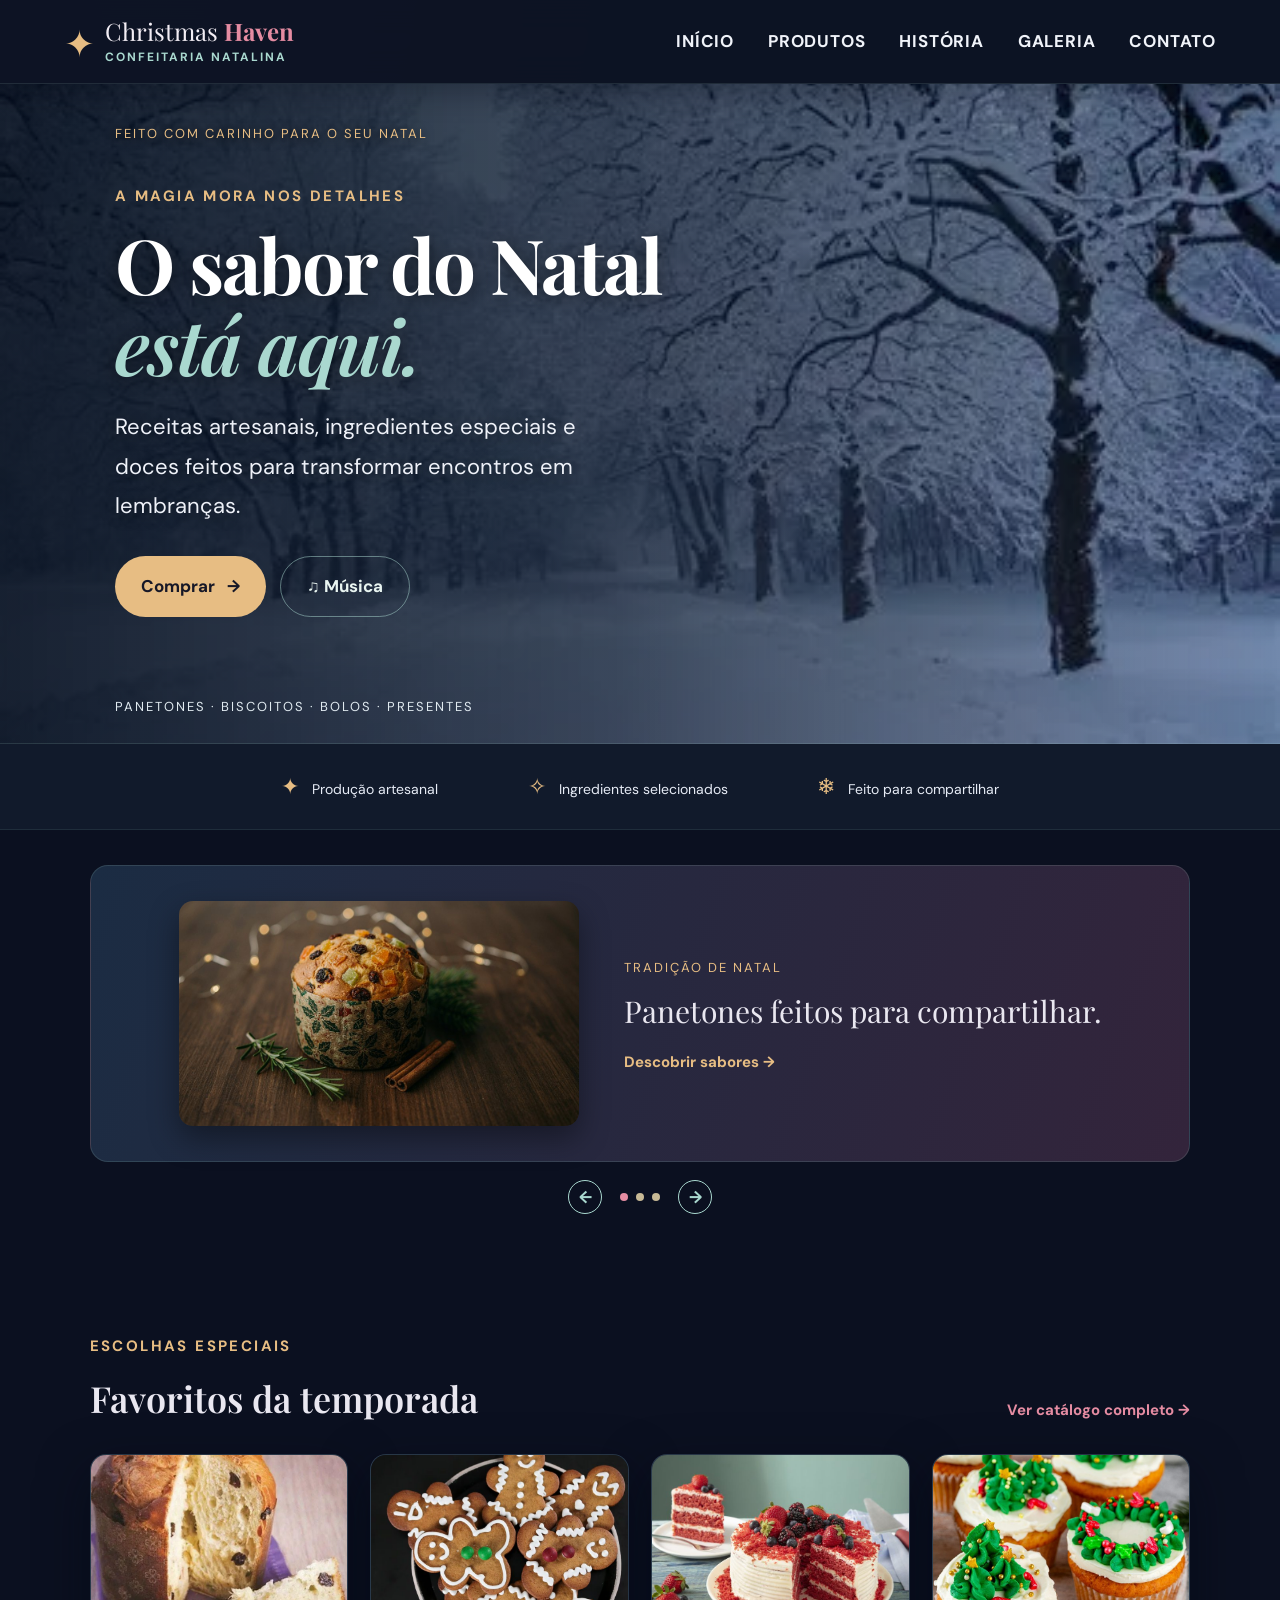
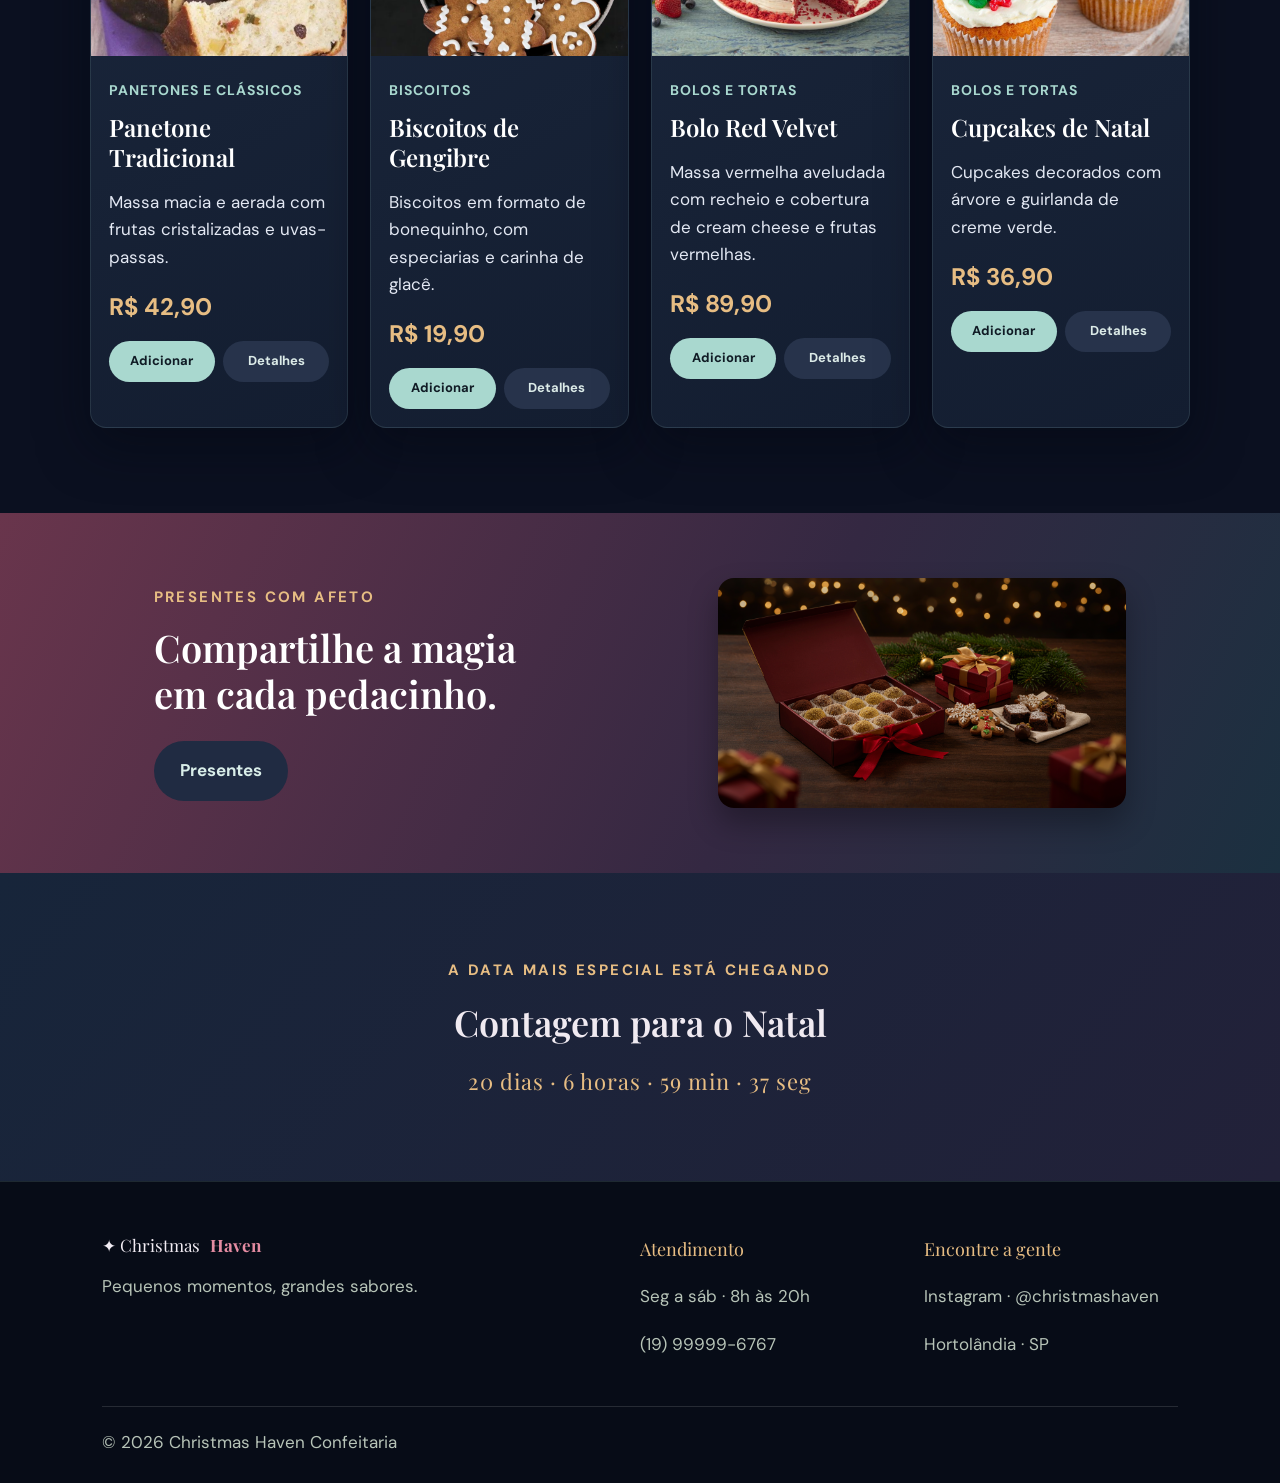
<file: index.html>
<!DOCTYPE html>
<html lang="pt-br">
 <head>
  <meta charset="utf-8"/>
  <meta content="width=device-width, initial-scale=1.0" name="viewport"/>
  <meta content="#173d2c" name="theme-color"/>
  <title>
   Início | Christmas Haven
  </title>
  <link href="img/favicon.svg" rel="icon"/>
  <link href="https://fonts.googleapis.com" rel="preconnect"/>
  <link crossorigin="" href="https://fonts.gstatic.com" rel="preconnect"/>
  <link href="https://fonts.googleapis.com/css2?family=DM+Sans:wght@400;500;600;700&amp;family=Playfair+Display:wght@600;700&amp;display=swap" rel="stylesheet"/>
  <link href="css/style.css" rel="stylesheet"/>
  <link href="css/responsivo.css" rel="stylesheet"/>
 </head>
 <body>
  <header class="topo">
   <a class="marca" href="index.html">
    <span class="marca-icone">
     ✦
    </span>
    <span>
     Christmas
     <b>
      Haven
     </b>
     <small>
      CONFEITARIA NATALINA
     </small>
    </span>
   </a>
   <button aria-label="Abrir menu" class="btn-menu">
    ☰
   </button>
   <nav class="menu">
    <a href="index.html">
     Início
    </a>
    <a href="produtos.html">
     Produtos
    </a>
    <a href="sobre.html">
     História
    </a>
    <a href="galeria.html">
     Galeria
    </a>
    <a href="contato.html">
     Contato
    </a>
   </nav>
  </header>
  <main>
   <section class="hero">
    <div class="hero-selo">
     FEITO COM CARINHO PARA O SEU NATAL
    </div>
    <div class="hero-conteudo">
     <p class="sobretitulo">
      A magia mora nos detalhes
     </p>
     <h1>
      O sabor do Natal
      <br/>
      <em>
       está aqui.
      </em>
     </h1>
     <p>
      Receitas artesanais, ingredientes especiais e doces feitos para transformar encontros em lembranças.
     </p>
     <div class="acoes">
      <a class="btn btn-dourado" href="produtos.html">
       Comprar
       <span>
        →
       </span>
      </a>
      <button aria-controls="painel-musica" aria-expanded="false" class="btn btn-contorno" id="btn-musica">
       ♫ Música
      </button>
     </div>
    </div>
    <div class="hero-decor" data-velocidade="0.08">
     <div class="guirlanda">
      ✧
     </div>
     <div class="hero-card">
      <span>
       ✦
      </span>
      <strong>
       Uma temporada
       <br/>
       mais doce
      </strong>
      <small>
       EDIÇÃO DE NATAL 2026
      </small>
     </div>
    </div>
    <div class="hero-rodape">
     PANETONES · BISCOITOS · BOLOS · PRESENTES
    </div>
   </section>
   <section aria-label="Música de Natal" class="painel-musica" hidden id="painel-musica">
   <div class="musica-acoes">
    <button id="btn-silenciar" type="button">Mudo</button>
    <button id="btn-pausar-musica" type="button">Pausar</button>
    <button aria-label="Fechar música" id="btn-fechar-musica" type="button">×</button>
   </div>
   <div class="visual-musica" aria-hidden="true"><span>♫</span><span>♪</span><span>♫</span><span>♬</span><span>♪</span></div>
  </section>
   <section class="faixa-info">
    <div>
     ✦
     <span>
      Produção artesanal
     </span>
    </div>
    <div>
     ✧
     <span>
      Ingredientes selecionados
     </span>
    </div>
    <div>
     ❄
     <span>
      Feito para compartilhar
     </span>
    </div>
   </section>
   <section class="slideshow secao">
    <div class="slide ativo">
     <img src="img/slide-panetones.jpg" alt="Panetone decorado com frutas cristalizadas" loading="lazy">
     <div>
      <small>
       TRADIÇÃO DE NATAL
      </small>
      <h2>
       Panetones feitos para compartilhar.
      </h2>
      <a href="produtos.html">
       Descobrir sabores →
      </a>
     </div>
    </div>
    <div class="slide">
     <img src="img/slide-biscoitos.jpg" alt="Biscoitos natalinos em uma travessa de madeira" loading="lazy">
     <div>
      <small>
       PEQUENOS ENCANTOS
      </small>
      <h2>
       Biscoitos que têm gosto de infância.
      </h2>
      <a href="produtos.html">
       Ver biscoitos →
      </a>
     </div>
    </div>
    <div class="slide">
     <img src="img/slide-caixas.jpg" alt="Caixa de presente com doces e biscoitos de Natal" loading="lazy">
     <div>
      <small>
       PRESENTEIE COM AFETO
      </small>
      <h2>
       Caixas especiais para surpreender.
      </h2>
      <a href="galeria.html">
       Ver inspirações →
      </a>
     </div>
    </div>
    <div class="slide-controles">
     <button aria-label="Slide anterior" id="anterior">
      ←
     </button>
     <div class="indicadores" id="indicadores">
     </div>
     <button aria-label="Próximo slide" id="proximo">
      →
     </button>
    </div>
   </section>
   <section class="secao destaque revelar">
    <div class="cabecalho-secao">
     <div>
      <p class="sobretitulo">
       Escolhas especiais
      </p>
      <h2>
       Favoritos da temporada
      </h2>
     </div>
     <a class="link-seta" href="produtos.html">
      Ver catálogo completo →
     </a>
    </div>
    <div class="grade-produtos grade-destaques" id="destaques">
    </div>
   </section>
   <section class="banner-chamada">
    <div>
     <p class="sobretitulo">
      Presentes com afeto
     </p>
     <h2>
      Compartilhe a magia
      <br/>
      em cada pedacinho.
     </h2>
     <a class="btn btn-claro" href="galeria.html">
      Presentes
     </a>
    </div>
    <div class="banner-ilustra">
     <img alt="Caixa de bombons e biscoitos natalinos para presente" loading="lazy" src="img/imagem15.png"/>
    </div>
   </section>
   <section class="contagem secao">
    <p class="sobretitulo">
     A data mais especial está chegando
    </p>
    <h2>
     Contagem para o Natal
    </h2>
    <div class="contador" id="contagem">
     Preparando a magia...
    </div>
   </section>
  </main>
  <footer class="rodape">
   <div>
    <a class="marca marca-rodape" href="index.html">
     ✦ Christmas
     <b>
      Haven
     </b>
    </a>
    <p>
     Pequenos momentos, grandes sabores.
    </p>
   </div>
   <div>
    <strong>
     Atendimento
    </strong>
    <p>
     Seg a sáb · 8h às 20h
    </p>
    <p>
     (19) 99999-6767
    </p>
   </div>
   <div>
    <strong>
     Encontre a gente
    </strong>
    <p>
     Instagram · @christmashaven
    </p>
    <p>
     Hortolândia · SP
    </p>
   </div>
   <p class="copyright">
    © 2026 Christmas Haven Confeitaria
   </p>
  </footer>
  <button aria-label="Voltar ao topo" id="topo">
   ↑
  </button>
  <div aria-hidden="true" class="neve">
  </div>
  <script src="js/produtos.js">
  </script>
  <script src="js/script.js">
  </script>
 </body>
</html>
</file>
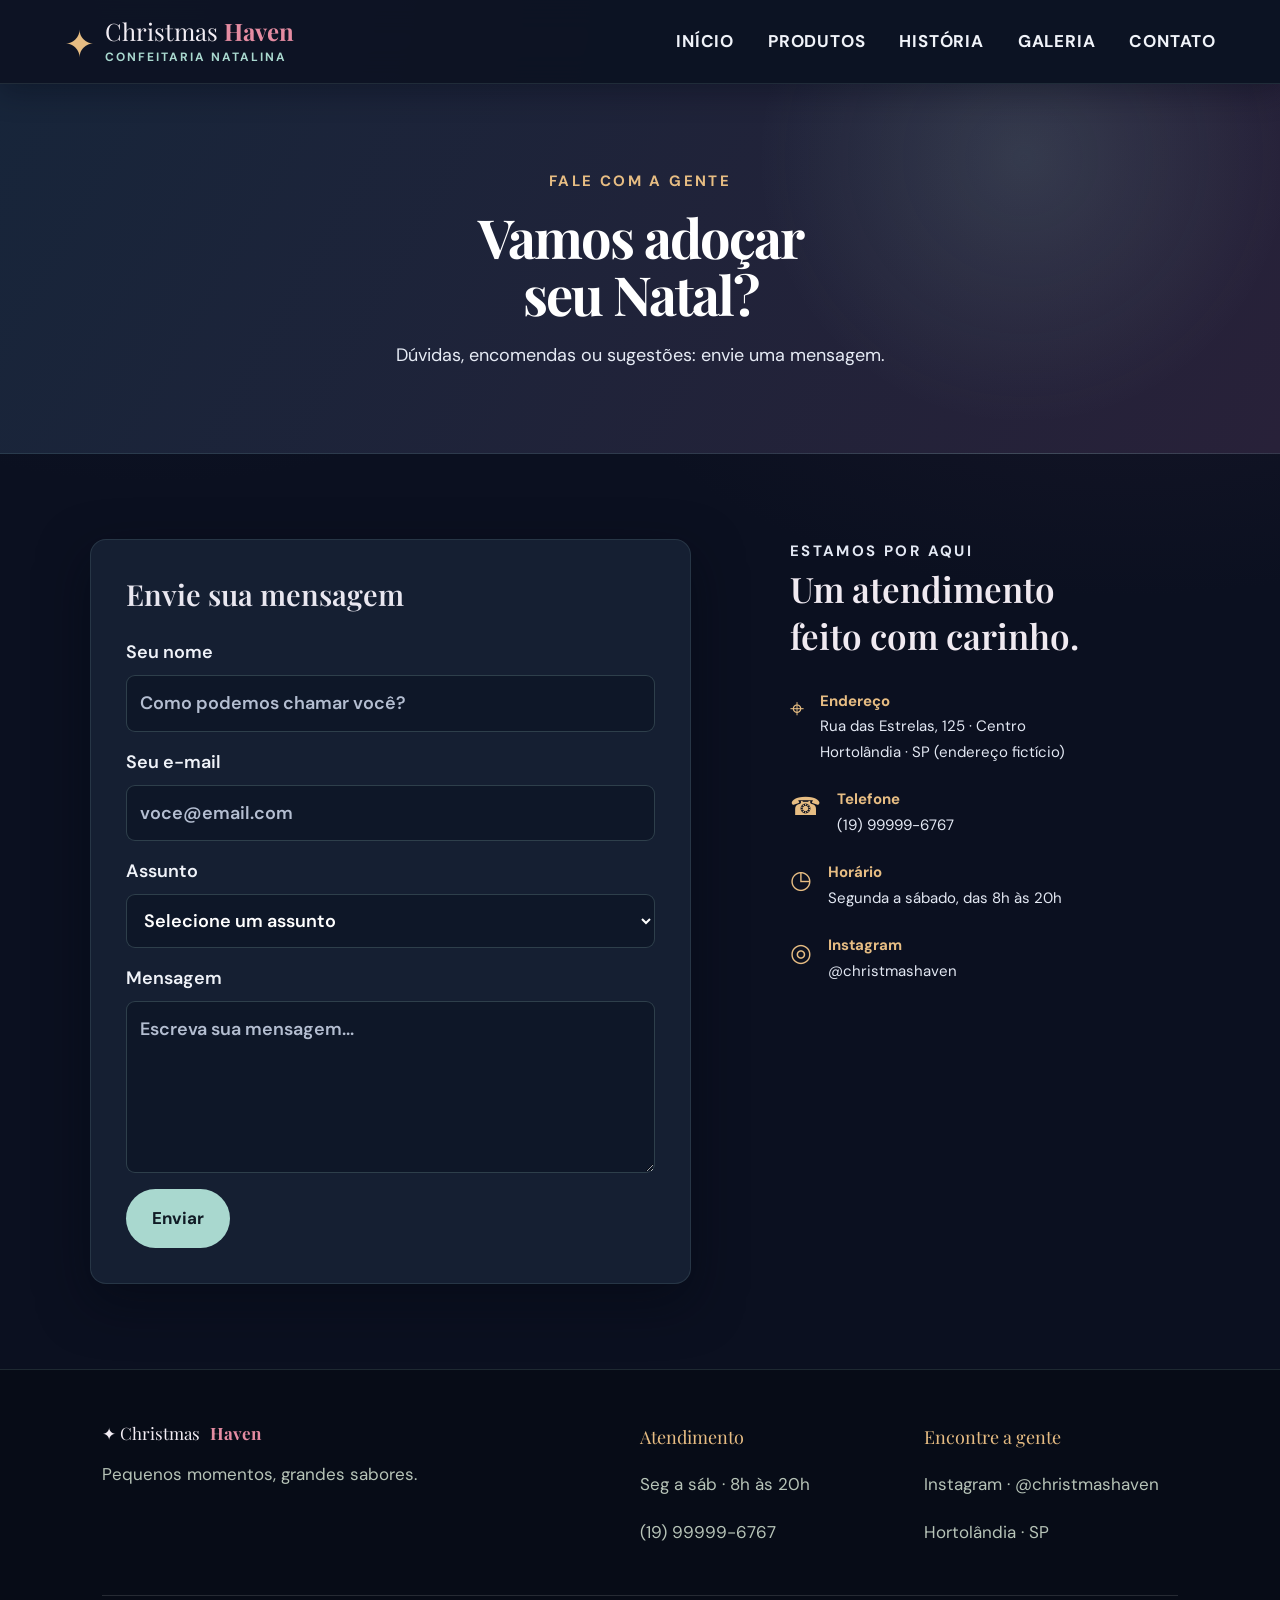
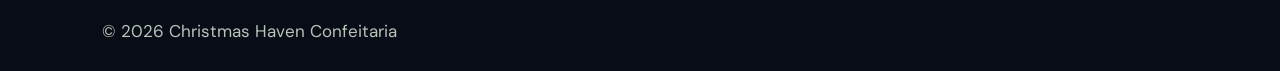
<file: contato.html>
<!DOCTYPE html>
<html lang="pt-br">
 <head>
  <meta charset="utf-8"/>
  <meta content="width=device-width, initial-scale=1.0" name="viewport"/>
  <meta content="#173d2c" name="theme-color"/>
  <title>
   Contato | Christmas Haven
  </title>
  <link href="img/favicon.svg" rel="icon"/>
  <link href="https://fonts.googleapis.com" rel="preconnect"/>
  <link crossorigin="" href="https://fonts.gstatic.com" rel="preconnect"/>
  <link href="https://fonts.googleapis.com/css2?family=DM+Sans:wght@400;500;600;700&amp;family=Playfair+Display:wght@600;700&amp;display=swap" rel="stylesheet"/>
  <link href="css/style.css" rel="stylesheet"/>
  <link href="css/responsivo.css" rel="stylesheet"/>
 </head>
 <body>
  <header class="topo">
   <a class="marca" href="index.html">
    <span class="marca-icone">
     ✦
    </span>
    <span>
     Christmas
     <b>
      Haven
     </b>
     <small>
      CONFEITARIA NATALINA
     </small>
    </span>
   </a>
   <button aria-label="Abrir menu" class="btn-menu">
    ☰
   </button>
   <nav class="menu">
    <a href="index.html">
     Início
    </a>
    <a href="produtos.html">
     Produtos
    </a>
    <a href="sobre.html">
     História
    </a>
    <a href="galeria.html">
     Galeria
    </a>
    <a href="contato.html">
     Contato
    </a>
   </nav>
  </header>
  <main>
   <section class="titulo-pagina">
    <p class="sobretitulo">
     Fale com a gente
    </p>
    <h1>
     Vamos adoçar
     <br/>
     seu Natal?
    </h1>
    <p>
     Dúvidas, encomendas ou sugestões: envie uma mensagem.
    </p>
   </section>
   <section class="secao contato">
    <form id="form-contato" novalidate="">
     <h2>
      Envie sua mensagem
     </h2>
     <label>
      Seu nome
      <input id="nome" placeholder="Como podemos chamar você?" type="text"/>
     </label>
     <label>
      Seu e-mail
      <input id="email" placeholder="voce@email.com" type="email"/>
     </label>
     <label>
      Assunto
      <select id="assunto">
       <option value="">
        Selecione um assunto
       </option>
       <option>
        Encomendas
       </option>
       <option>
        Dúvidas sobre produtos
       </option>
       <option>
        Presentes corporativos
       </option>
       <option>
        Outro assunto
       </option>
      </select>
     </label>
     <label>
      Mensagem
      <textarea id="mensagem" placeholder="Escreva sua mensagem..." rows="5"></textarea>
     </label>
     <p id="mensagem-form" role="status">
     </p>
     <button class="btn btn-verde" type="submit">
      Enviar
     </button>
    </form>
    <aside class="contato-info">
     <p class="sobretitulo">
      Estamos por aqui
     </p>
     <h2>
      Um atendimento
      <br/>
      feito com carinho.
     </h2>
     <div>
      <span>
       ⌖
      </span>
      <p>
       <b>
        Endereço
       </b>
       <br/>
       Rua das Estrelas, 125 · Centro
       <br/>
       Hortolândia · SP (endereço fictício)
      </p>
     </div>
     <div>
      <span>
       ☎
      </span>
      <p>
       <b>
        Telefone
       </b>
       <br/>
       (19) 99999-6767
      </p>
     </div>
     <div>
      <span>
       ◷
      </span>
      <p>
       <b>
        Horário
       </b>
       <br/>
       Segunda a sábado, das 8h às 20h
      </p>
     </div>
     <div>
      <span>
       ◎
      </span>
      <p>
       <b>
        Instagram
       </b>
       <br/>
       @christmashaven
      </p>
     </div>
    </aside>
   </section>
  </main>
  <footer class="rodape">
   <div>
    <a class="marca marca-rodape" href="index.html">
     ✦ Christmas
     <b>
      Haven
     </b>
    </a>
    <p>
     Pequenos momentos, grandes sabores.
    </p>
   </div>
   <div>
    <strong>
     Atendimento
    </strong>
    <p>
     Seg a sáb · 8h às 20h
    </p>
    <p>
     (19) 99999-6767
    </p>
   </div>
   <div>
    <strong>
     Encontre a gente
    </strong>
    <p>
     Instagram · @christmashaven
    </p>
    <p>
     Hortolândia · SP
    </p>
   </div>
   <p class="copyright">
    © 2026 Christmas Haven Confeitaria
   </p>
  </footer>
  <button aria-label="Voltar ao topo" id="topo">
   ↑
  </button>
  <div aria-hidden="true" class="neve">
  </div>
  <script src="js/produtos.js">
  </script>
  <script src="js/script.js">
  </script>
 </body>
</html>
</file>
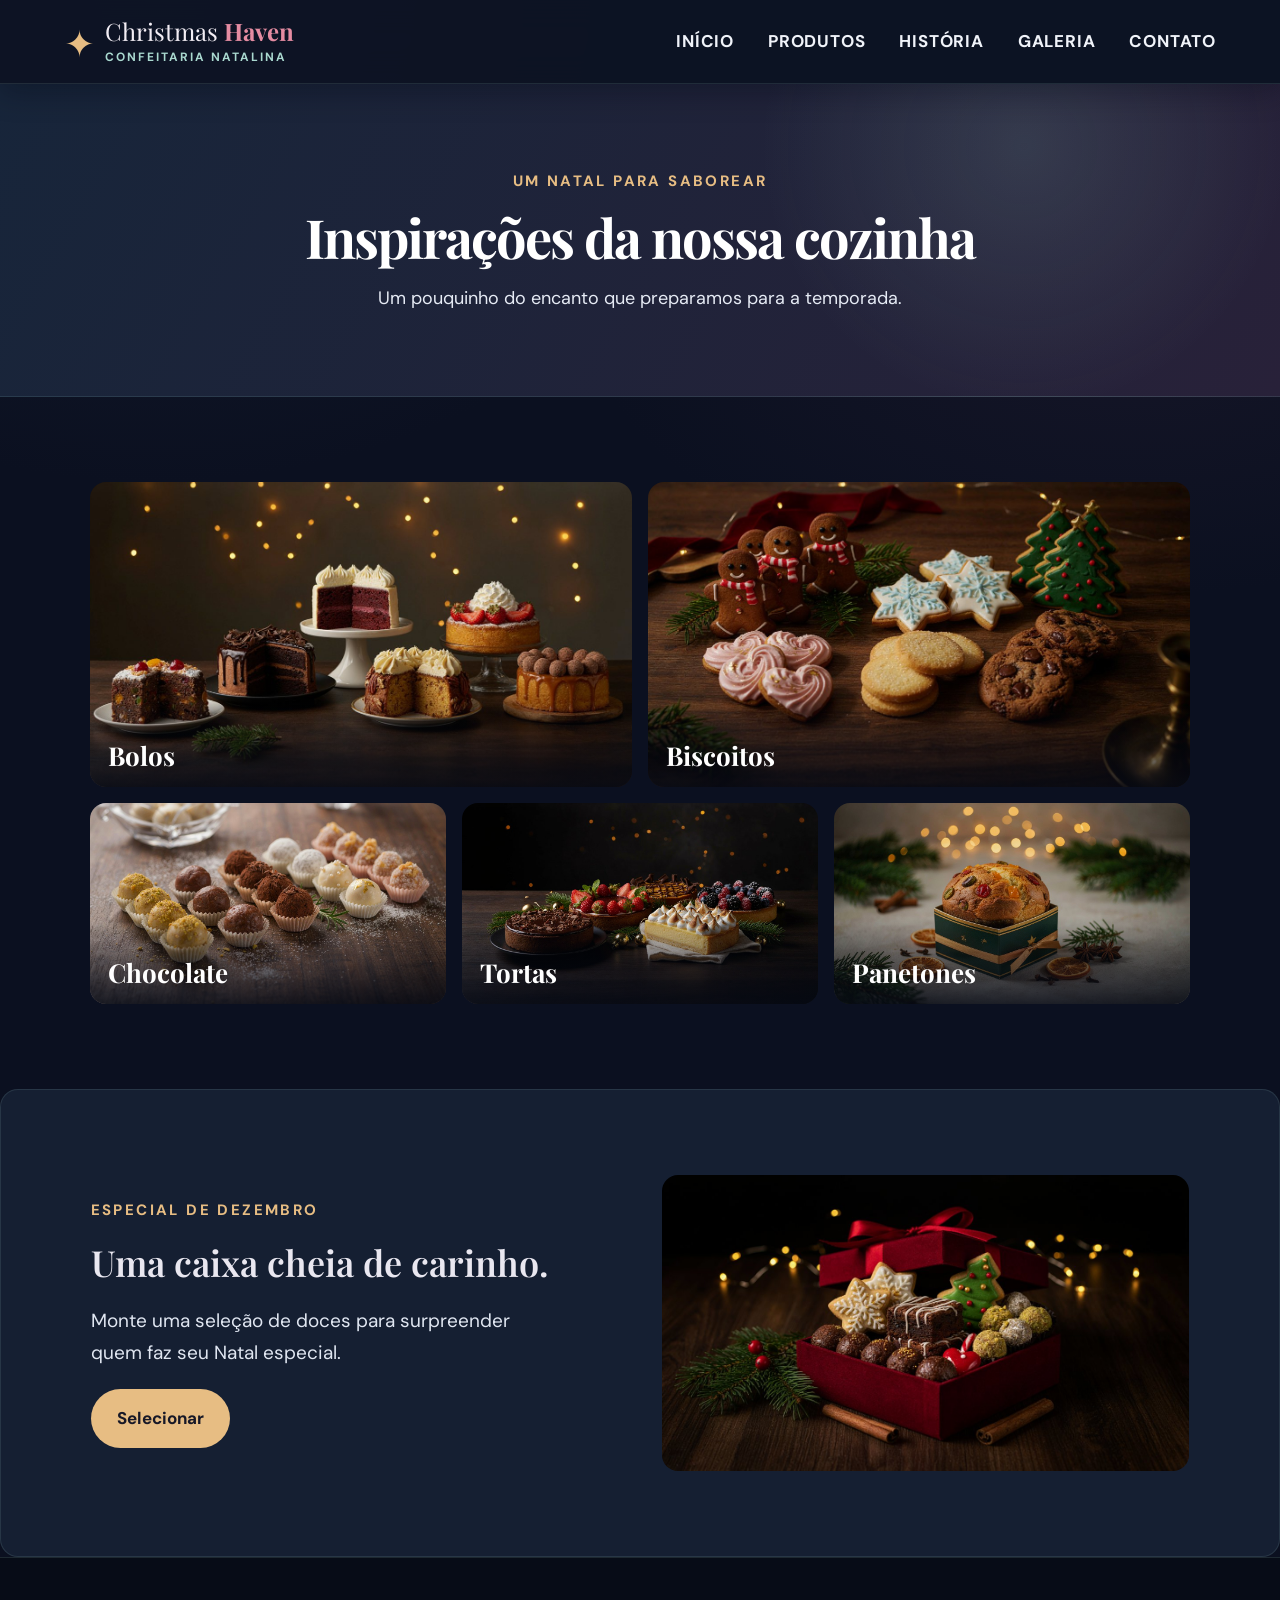
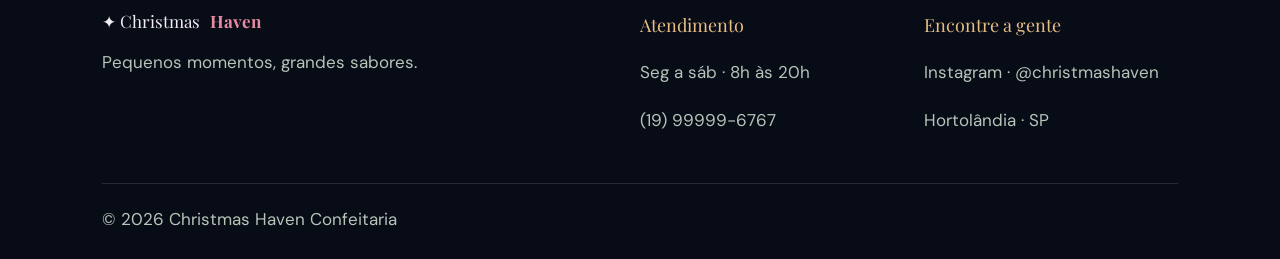
<file: galeria.html>
<!DOCTYPE html>
<html lang="pt-br">
 <head>
  <meta charset="utf-8"/>
  <meta content="width=device-width, initial-scale=1.0" name="viewport"/>
  <meta content="#173d2c" name="theme-color"/>
  <title>
   Galeria | Christmas Haven
  </title>
  <link href="img/favicon.svg" rel="icon"/>
  <link href="https://fonts.googleapis.com" rel="preconnect"/>
  <link crossorigin="" href="https://fonts.gstatic.com" rel="preconnect"/>
  <link href="https://fonts.googleapis.com/css2?family=DM+Sans:wght@400;500;600;700&amp;family=Playfair+Display:wght@600;700&amp;display=swap" rel="stylesheet"/>
  <link href="css/style.css" rel="stylesheet"/>
  <link href="css/responsivo.css" rel="stylesheet"/>
 </head>
 <body>
  <header class="topo">
   <a class="marca" href="index.html">
    <span class="marca-icone">
     ✦
    </span>
    <span>
     Christmas
     <b>
      Haven
     </b>
     <small>
      CONFEITARIA NATALINA
     </small>
    </span>
   </a>
   <button aria-label="Abrir menu" class="btn-menu">
    ☰
   </button>
   <nav class="menu">
    <a href="index.html">
     Início
    </a>
    <a href="produtos.html">
     Produtos
    </a>
    <a href="sobre.html">
     História
    </a>
    <a href="galeria.html">
     Galeria
    </a>
    <a href="contato.html">
     Contato
    </a>
   </nav>
  </header>
  <main>
   <section class="titulo-pagina">
    <p class="sobretitulo">
     Um Natal para saborear
    </p>
    <h1>
     Inspirações da nossa cozinha
    </h1>
    <p>
     Um pouquinho do encanto que preparamos para a temporada.
    </p>
   </section>
   <section class="secao galeria">
    <button class="foto foto-grande" data-foto="img/galeria-bolos.jpg" data-nome="Bolos">
     <img src="img/galeria-bolos.jpg" alt="Bolos" loading="lazy">
     <b>Bolos</b>
    </button>
    <button class="foto" data-foto="img/galeria-biscoitos.jpg" data-nome="Biscoitos">
     <img src="img/galeria-biscoitos.jpg" alt="Biscoitos" loading="lazy">
     <b>Biscoitos</b>
    </button>
    <button class="foto" data-foto="img/galeria-chocolate.jpg" data-nome="Chocolate">
     <img src="img/galeria-chocolate.jpg" alt="Chocolate" loading="lazy">
     <b>Chocolate</b>
    </button>
    <button class="foto" data-foto="img/galeria-tortas.jpg" data-nome="Tortas">
     <img src="img/galeria-tortas.jpg" alt="Tortas" loading="lazy">
     <b>Tortas</b>
    </button>
    <button class="foto" data-foto="img/galeria-panetones.jpg" data-nome="Panetones">
     <img src="img/galeria-panetones.jpg" alt="Panetones" loading="lazy">
     <b>Panetones</b>
    </button>
   </section>
   <section class="oferta secao">
    <div>
     <p class="sobretitulo">
      Especial de dezembro
     </p>
     <h2>
      Uma caixa cheia de carinho.
     </h2>
     <p>
      Monte uma seleção de doces para surpreender quem faz seu Natal especial.
     </p>
     <a class="btn btn-dourado" href="produtos.html">
      Selecionar
     </a>
    </div>
    <img class="oferta-img" src="img/oferta-caixa.jpg" alt="Caixa de presente com doces natalinos" loading="lazy">
   </section>
  </main>
  <div aria-hidden="true" class="lightbox" id="lightbox">
   <button id="fechar-lightbox">
    ×
   </button>
   <img id="foto-ampliada" alt="">
  </div>
  <footer class="rodape">
   <div>
    <a class="marca marca-rodape" href="index.html">
     ✦ Christmas
     <b>
      Haven
     </b>
    </a>
    <p>
     Pequenos momentos, grandes sabores.
    </p>
   </div>
   <div>
    <strong>
     Atendimento
    </strong>
    <p>
     Seg a sáb · 8h às 20h
    </p>
    <p>
     (19) 99999-6767
    </p>
   </div>
   <div>
    <strong>
     Encontre a gente
    </strong>
    <p>
     Instagram · @christmashaven
    </p>
    <p>
     Hortolândia · SP
    </p>
   </div>
   <p class="copyright">
    © 2026 Christmas Haven Confeitaria
   </p>
  </footer>
  <button aria-label="Voltar ao topo" id="topo">
   ↑
  </button>
  <div aria-hidden="true" class="neve">
  </div>
  <script src="js/produtos.js">
  </script>
  <script src="js/script.js">
  </script>
 </body>
</html>
</file>
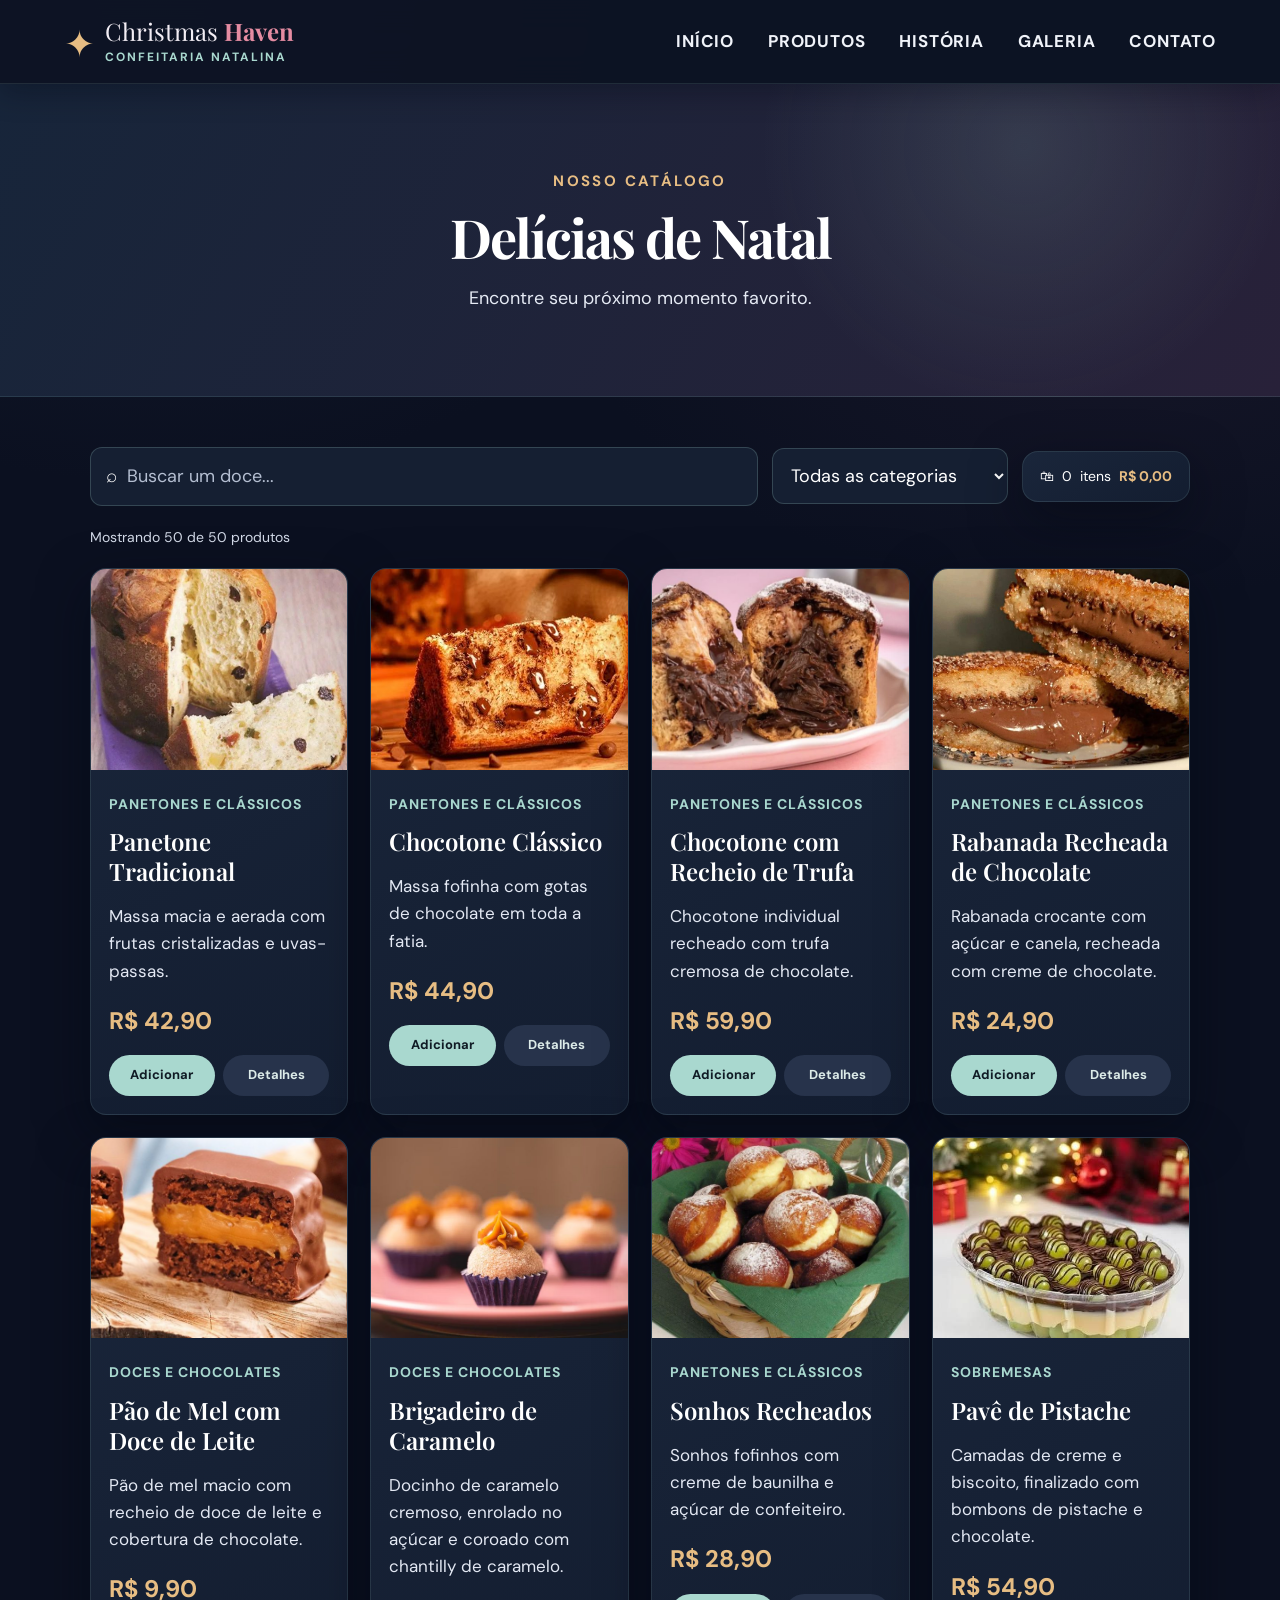
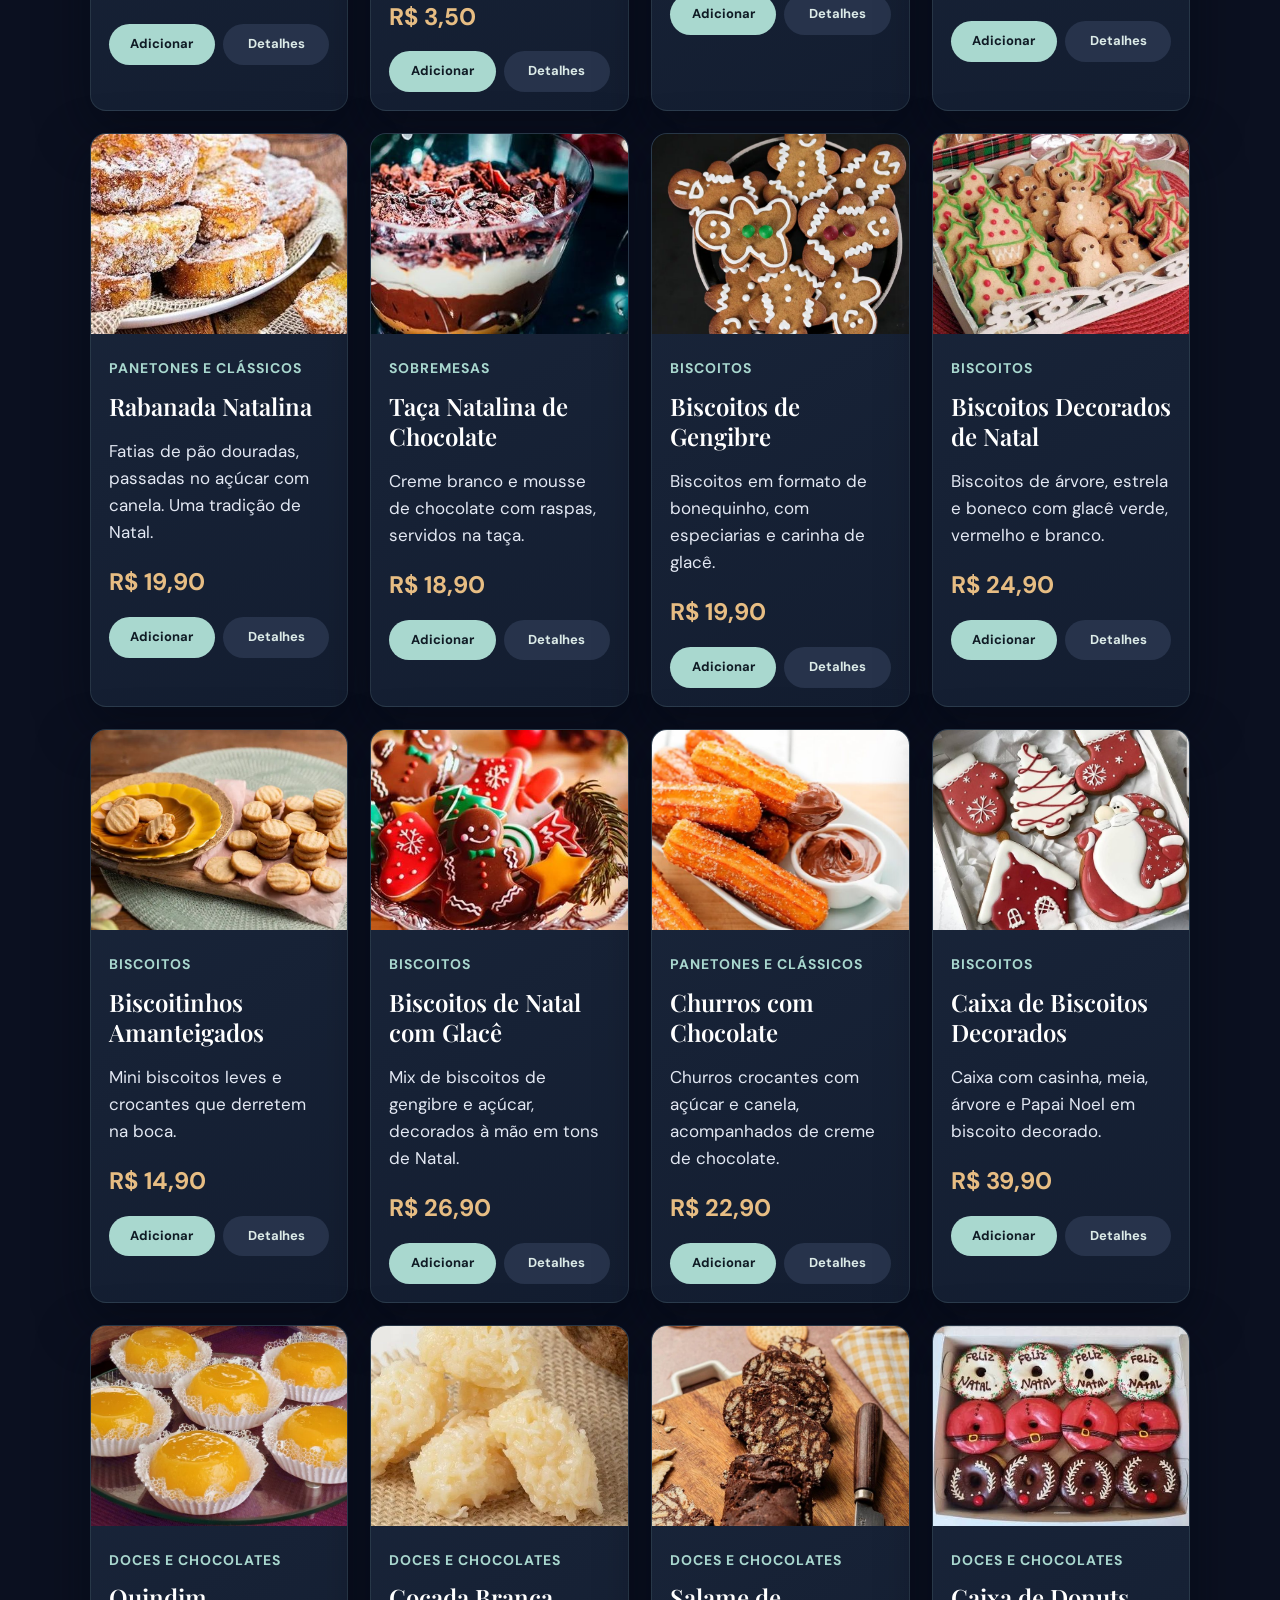
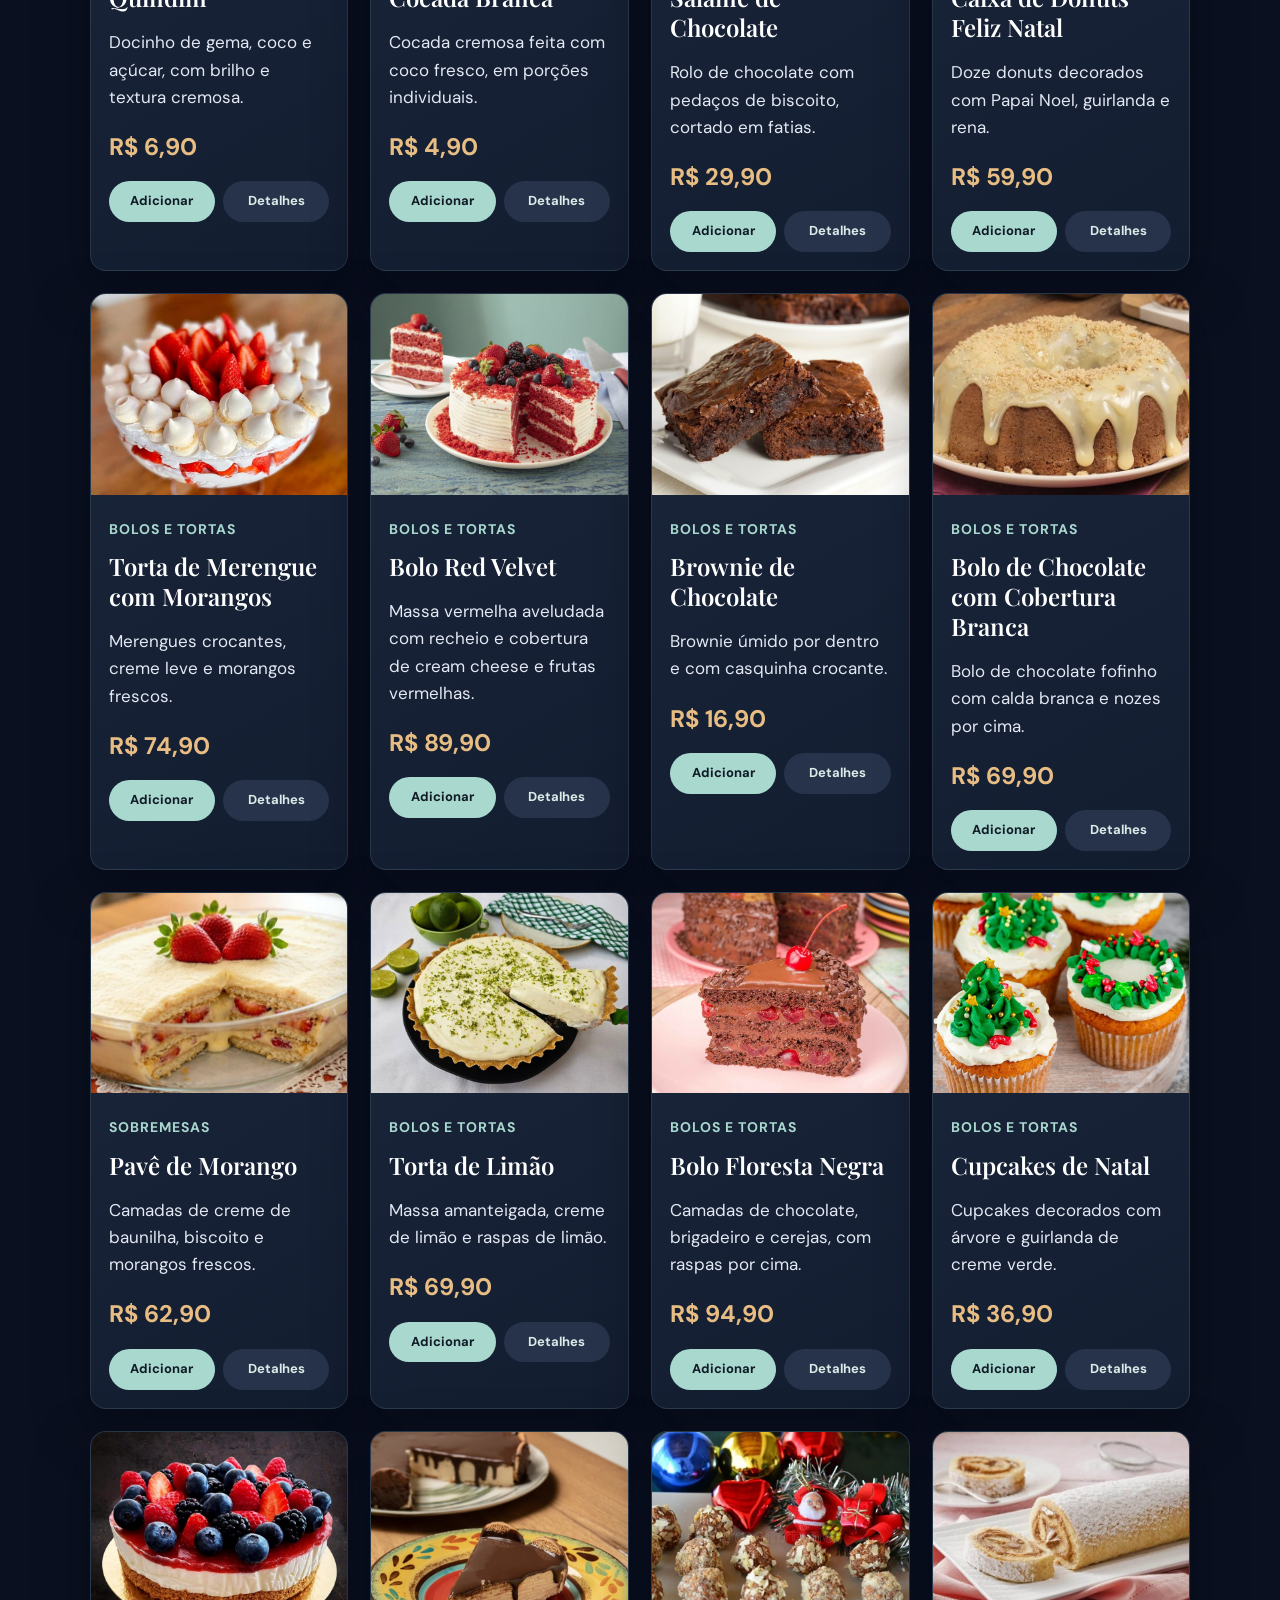
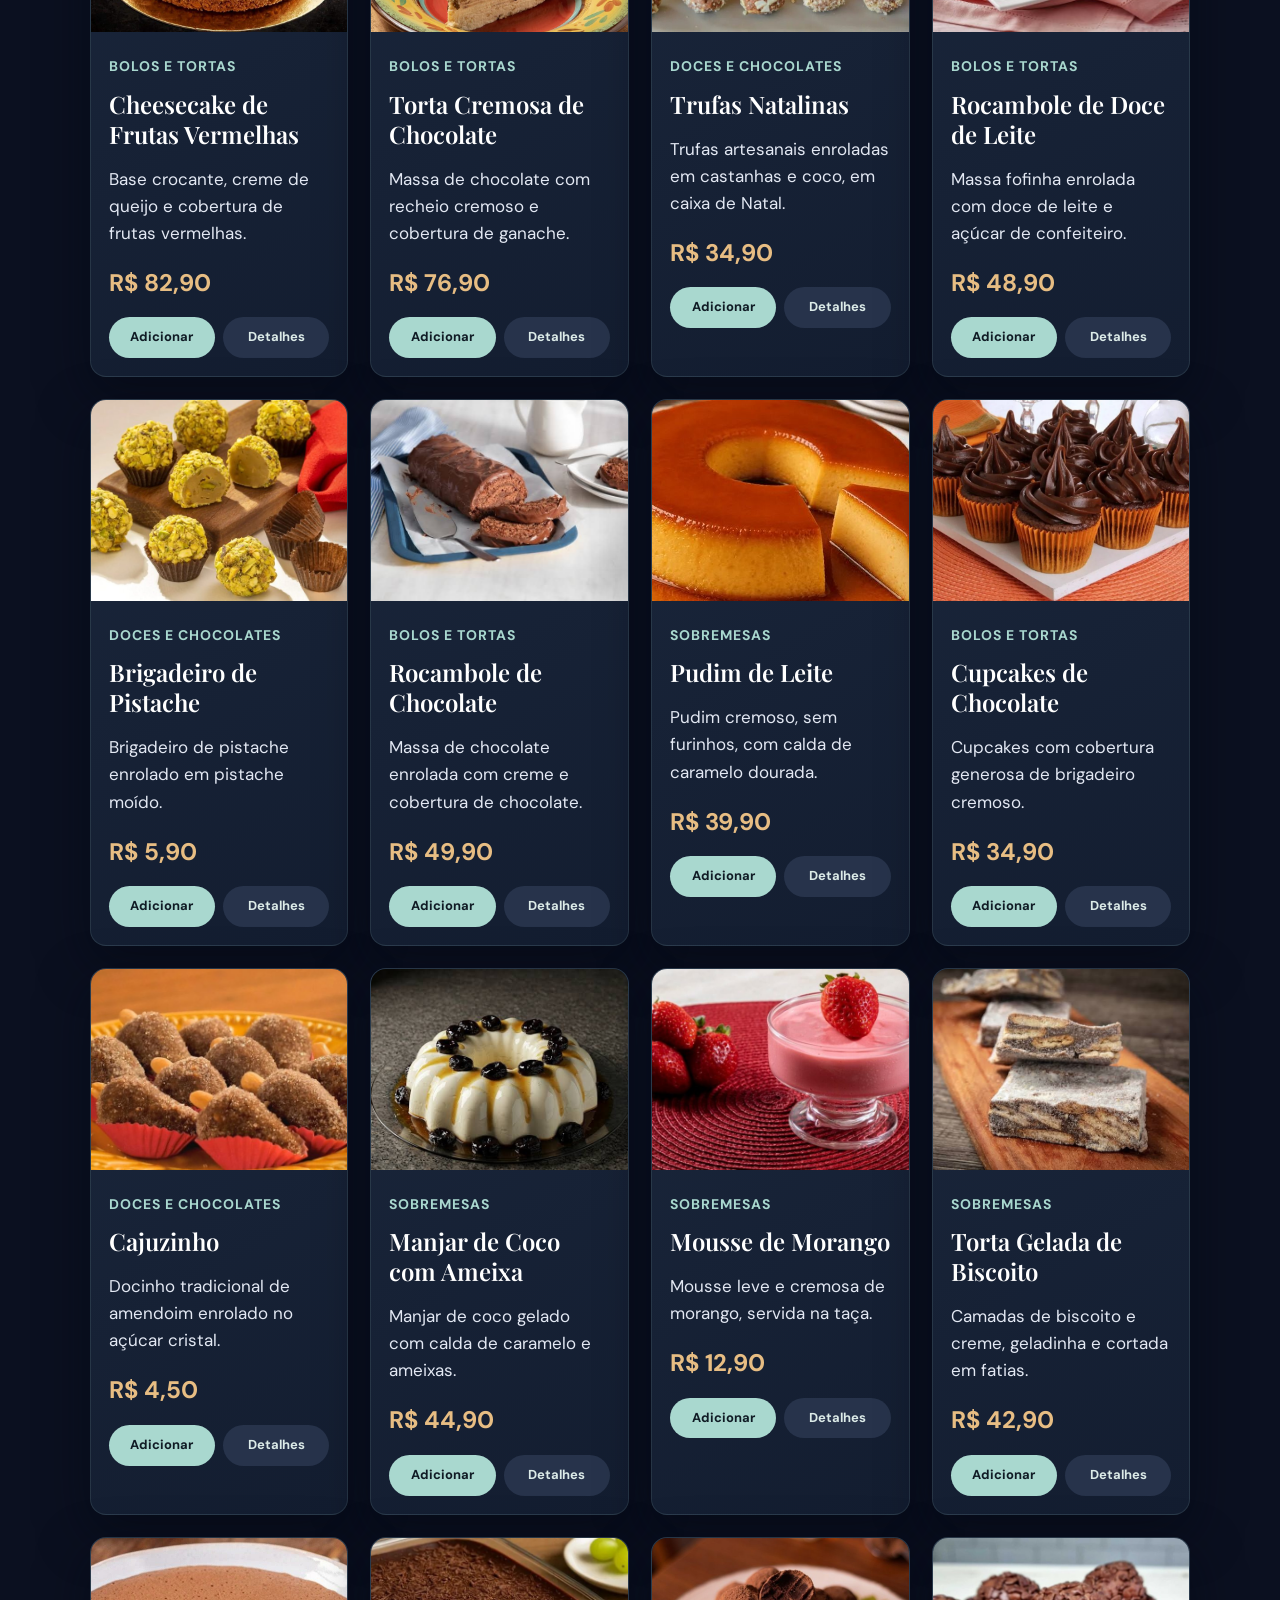
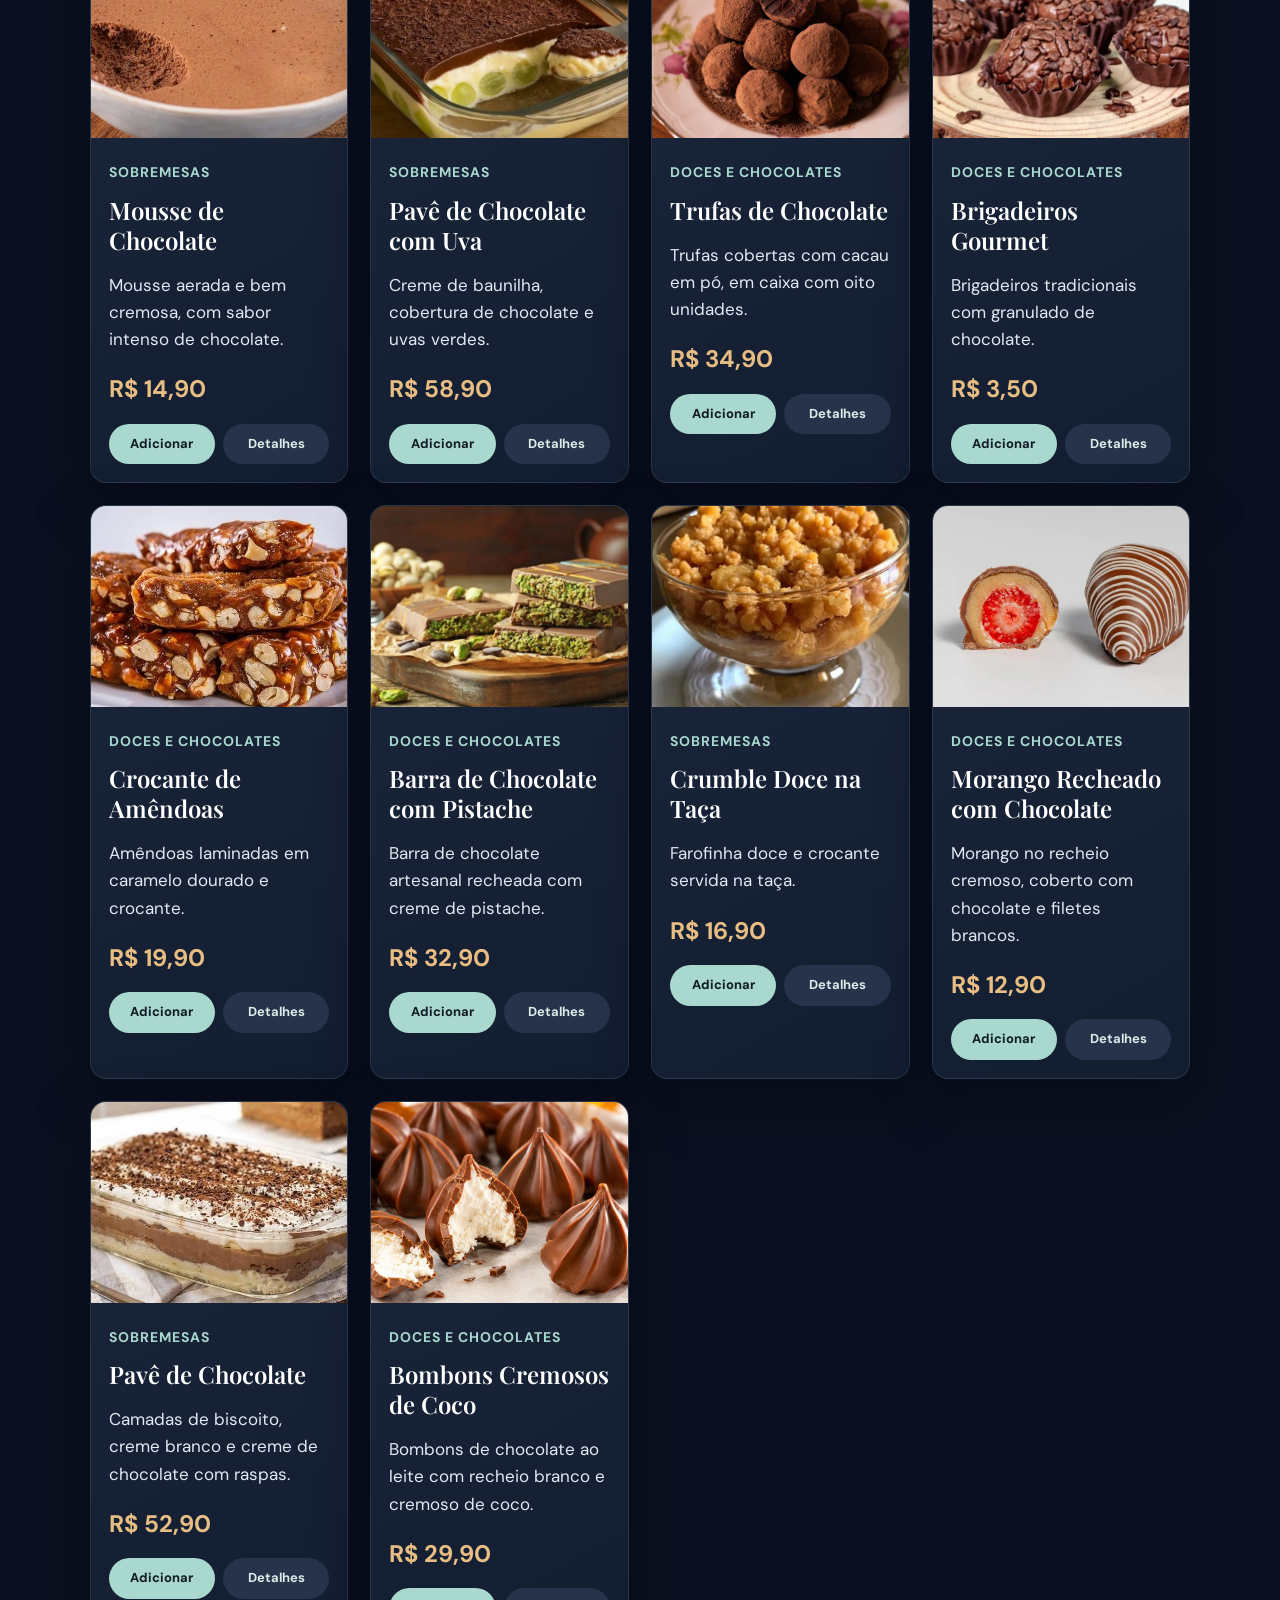
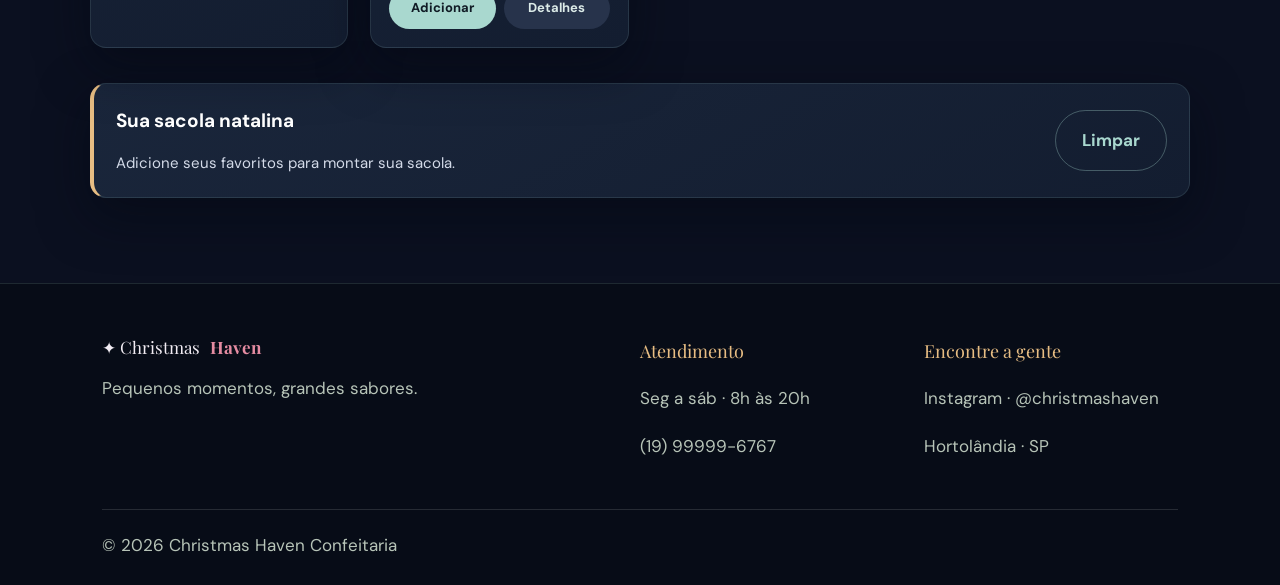
<file: produtos.html>
<!DOCTYPE html>
<html lang="pt-br">
 <head>
  <meta charset="utf-8"/>
  <meta content="width=device-width, initial-scale=1.0" name="viewport"/>
  <meta content="#173d2c" name="theme-color"/>
  <title>
   Produtos | Christmas Haven
  </title>
  <link href="img/favicon.svg" rel="icon"/>
  <link href="https://fonts.googleapis.com" rel="preconnect"/>
  <link crossorigin="" href="https://fonts.gstatic.com" rel="preconnect"/>
  <link href="https://fonts.googleapis.com/css2?family=DM+Sans:wght@400;500;600;700&amp;family=Playfair+Display:wght@600;700&amp;display=swap" rel="stylesheet"/>
  <link href="css/style.css" rel="stylesheet"/>
  <link href="css/responsivo.css" rel="stylesheet"/>
 </head>
 <body>
  <header class="topo">
   <a class="marca" href="index.html">
    <span class="marca-icone">
     ✦
    </span>
    <span>
     Christmas
     <b>
      Haven
     </b>
     <small>
      CONFEITARIA NATALINA
     </small>
    </span>
   </a>
   <button aria-label="Abrir menu" class="btn-menu">
    ☰
   </button>
   <nav class="menu">
    <a href="index.html">
     Início
    </a>
    <a href="produtos.html">
     Produtos
    </a>
    <a href="sobre.html">
     História
    </a>
    <a href="galeria.html">
     Galeria
    </a>
    <a href="contato.html">
     Contato
    </a>
   </nav>
  </header>
  <main>
   <section class="titulo-pagina">
    <p class="sobretitulo">
     Nosso catálogo
    </p>
    <h1>
     Delícias de Natal
    </h1>
    <p>
     Encontre seu próximo momento favorito.
    </p>
   </section>
   <section class="secao catalogo">
    <div class="filtros">
     <label class="busca">
      ⌕
      <input id="busca" placeholder="Buscar um doce..." type="search"/>
     </label>
     <select aria-label="Filtrar por categoria" id="categoria">
      <option value="todas">
       Todas as categorias
      </option>
      <option>
       Panetones e Clássicos
      </option>
      <option>
       Biscoitos
      </option>
      <option>
       Bolos e Tortas
      </option>
      <option>
       Sobremesas
      </option>
      <option>
       Doces e Chocolates
      </option>
     </select>
     <div class="carrinho-resumo">
      🛍
      <span id="qtd-carrinho">
       0
      </span>
      itens
      <b id="total-carrinho">
       R$ 0,00
      </b>
     </div>
    </div>
    <p class="contador-produtos" id="contador">
     Mostrando 50 de 50 produtos
    </p>
    <div class="grade-produtos" id="lista-produtos">
    </div>
    <div class="vazio" hidden="" id="mensagem-vazia">
     ❄ Nenhum produto encontrado. Tente outra busca.
    </div>
    <div class="carrinho-box">
     <div>
      <strong>
       Sua sacola natalina
      </strong>
      <p id="itens-carrinho">
       Adicione seus favoritos para montar sua sacola.
      </p>
     </div>
     <button class="btn btn-contorno" id="limpar-carrinho">
      Limpar
     </button>
    </div>
   </section>
  </main>
  <div aria-hidden="true" class="modal" id="modal">
   <div class="modal-conteudo">
    <button class="fechar" id="fechar-modal">
     ×
    </button>
    <div id="modal-detalhe">
    </div>
   </div>
  </div>
  <footer class="rodape">
   <div>
    <a class="marca marca-rodape" href="index.html">
     ✦ Christmas
     <b>
      Haven
     </b>
    </a>
    <p>
     Pequenos momentos, grandes sabores.
    </p>
   </div>
   <div>
    <strong>
     Atendimento
    </strong>
    <p>
     Seg a sáb · 8h às 20h
    </p>
    <p>
     (19) 99999-6767
    </p>
   </div>
   <div>
    <strong>
     Encontre a gente
    </strong>
    <p>
     Instagram · @christmashaven
    </p>
    <p>
     Hortolândia · SP
    </p>
   </div>
   <p class="copyright">
    © 2026 Christmas Haven Confeitaria
   </p>
  </footer>
  <button aria-label="Voltar ao topo" id="topo">
   ↑
  </button>
  <div aria-hidden="true" class="neve">
  </div>
  <script src="js/produtos.js">
  </script>
  <script src="js/script.js">
  </script>
 </body>
</html>
</file>
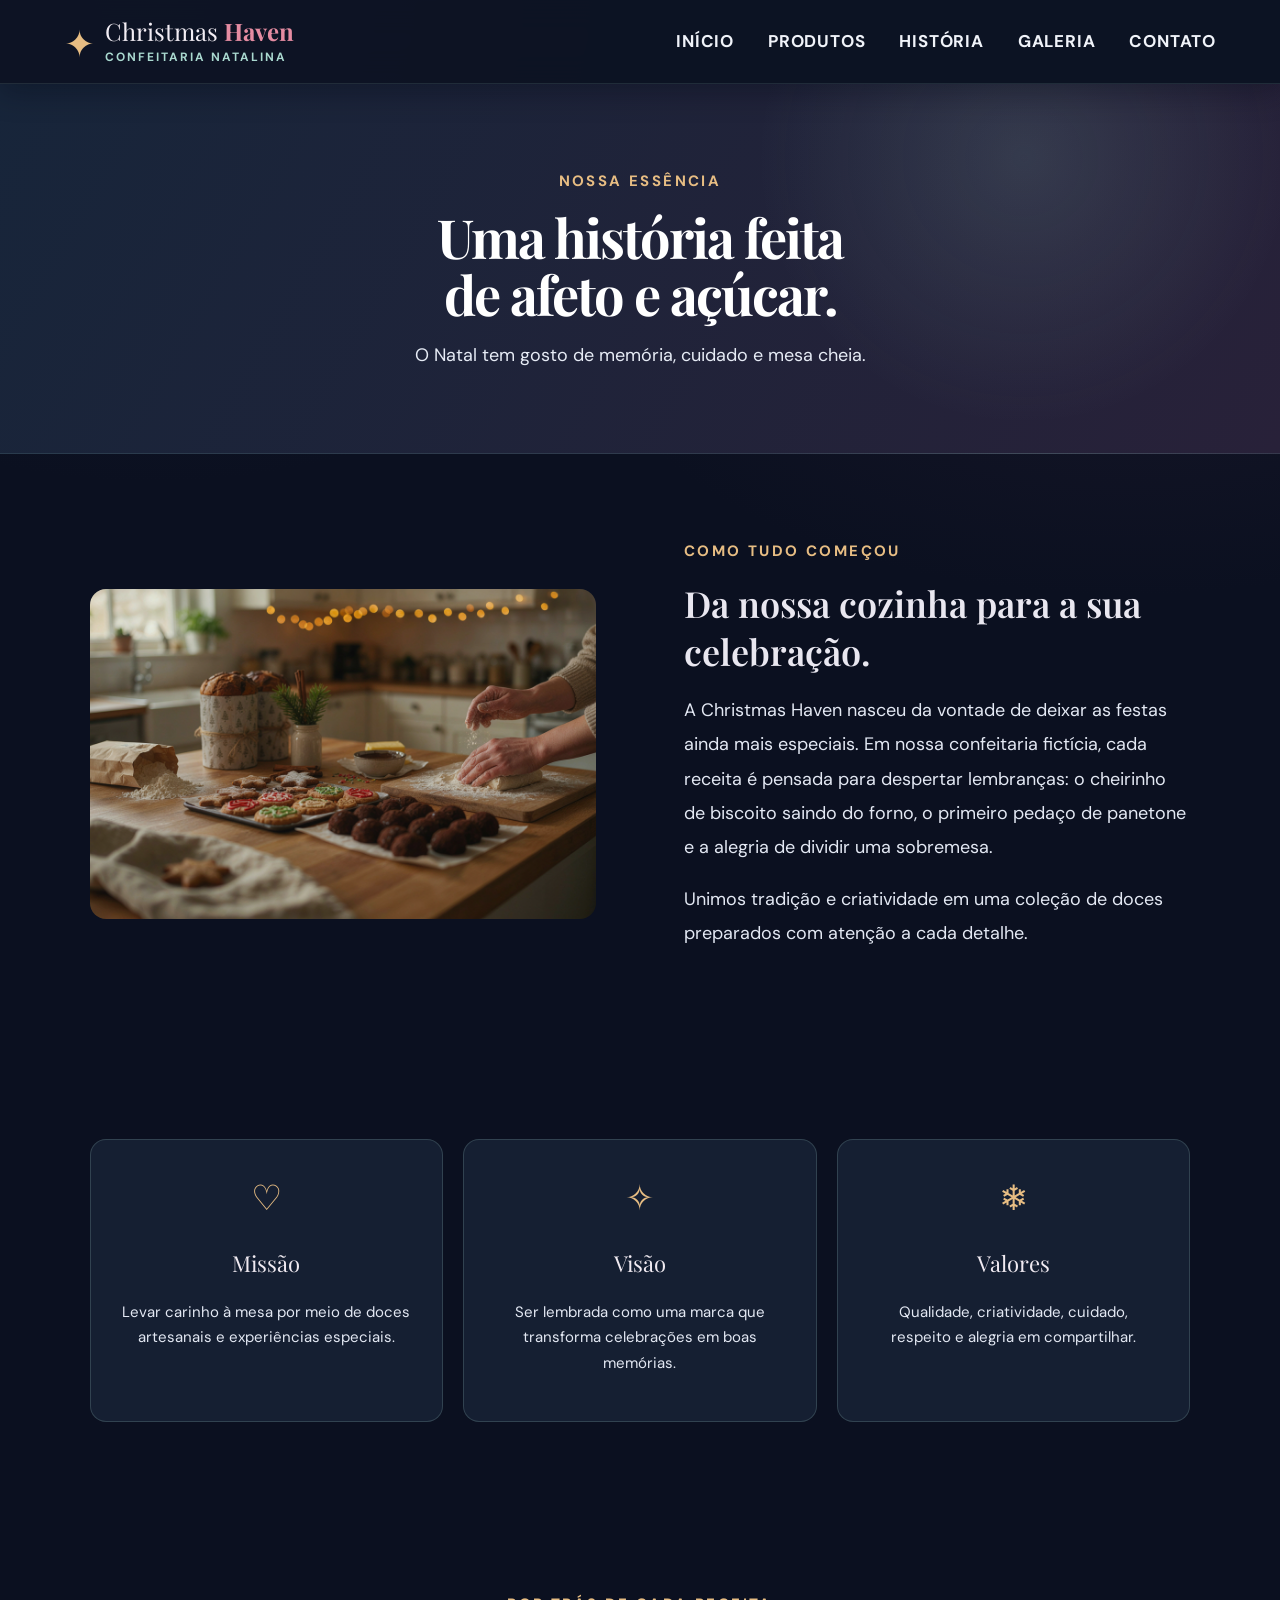
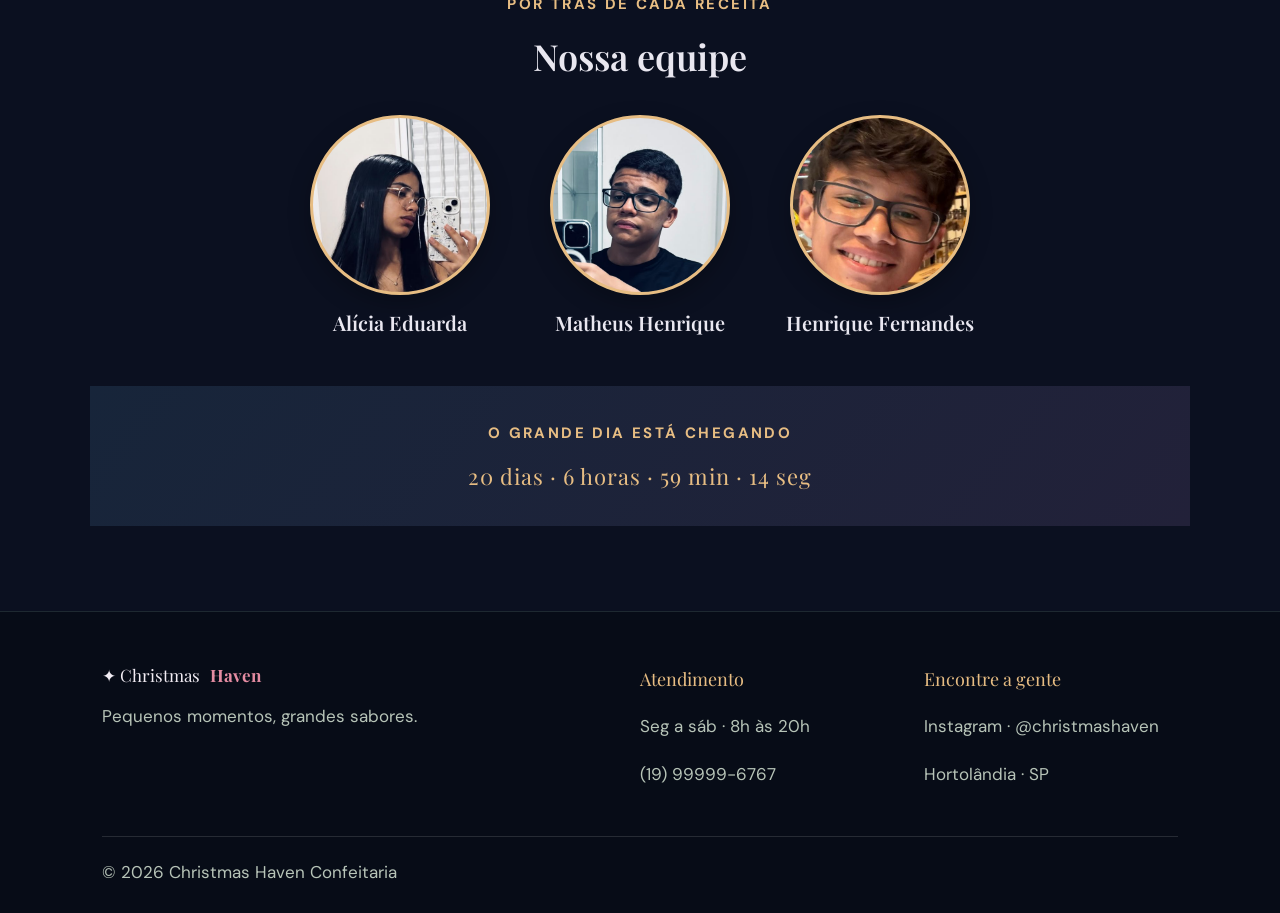
<file: sobre.html>
<!DOCTYPE html>
<html lang="pt-br">
 <head>
  <meta charset="utf-8"/>
  <meta content="width=device-width, initial-scale=1.0" name="viewport"/>
  <meta content="#173d2c" name="theme-color"/>
  <title>
   Nossa história | Christmas Haven
  </title>
  <link href="img/favicon.svg" rel="icon"/>
  <link href="https://fonts.googleapis.com" rel="preconnect"/>
  <link crossorigin="" href="https://fonts.gstatic.com" rel="preconnect"/>
  <link href="https://fonts.googleapis.com/css2?family=DM+Sans:wght@400;500;600;700&amp;family=Playfair+Display:wght@600;700&amp;display=swap" rel="stylesheet"/>
  <link href="css/style.css" rel="stylesheet"/>
  <link href="css/responsivo.css" rel="stylesheet"/>
 </head>
 <body>
  <header class="topo">
   <a class="marca" href="index.html">
    <span class="marca-icone">
     ✦
    </span>
    <span>
     Christmas
     <b>
      Haven
     </b>
     <small>
      CONFEITARIA NATALINA
     </small>
    </span>
   </a>
   <button aria-label="Abrir menu" class="btn-menu">
    ☰
   </button>
   <nav class="menu">
    <a href="index.html">
     Início
    </a>
    <a href="produtos.html">
     Produtos
    </a>
    <a href="sobre.html">
     História
    </a>
    <a href="galeria.html">
     Galeria
    </a>
    <a href="contato.html">
     Contato
    </a>
   </nav>
  </header>
  <main>
   <section class="titulo-pagina">
    <p class="sobretitulo">
     Nossa essência
    </p>
    <h1>
     Uma história feita
     <br/>
     de afeto e açúcar.
    </h1>
    <p>
     O Natal tem gosto de memória, cuidado e mesa cheia.
    </p>
   </section>
   <section class="secao historia">
    <div class="historia-ilustra">
     <img alt="Mãos preparando biscoitos e panetones na cozinha da Christmas Haven" loading="lazy" src="img/imagem16.png"/>
    </div>
    <div>
     <p class="sobretitulo">
      Como tudo começou
     </p>
     <h2>
      Da nossa cozinha para a sua celebração.
     </h2>
     <p>
      A Christmas Haven nasceu da vontade de deixar as festas ainda mais especiais. Em nossa confeitaria fictícia, cada receita é pensada para despertar lembranças: o cheirinho de biscoito saindo do forno, o primeiro pedaço de panetone e a alegria de dividir uma sobremesa.
     </p>
     <p>
      Unimos tradição e criatividade em uma coleção de doces preparados com atenção a cada detalhe.
     </p>
    </div>
   </section>
   <section class="valores secao">
    <article>
     <span>
      ♡
     </span>
     <h3>
      Missão
     </h3>
     <p>
      Levar carinho à mesa por meio de doces artesanais e experiências especiais.
     </p>
    </article>
    <article>
     <span>
      ✧
     </span>
     <h3>
      Visão
     </h3>
     <p>
      Ser lembrada como uma marca que transforma celebrações em boas memórias.
     </p>
    </article>
    <article>
     <span>
      ❄
     </span>
     <h3>
      Valores
     </h3>
     <p>
      Qualidade, criatividade, cuidado, respeito e alegria em compartilhar.
     </p>
    </article>
   </section>
   <section class="equipe secao">
    <p class="sobretitulo">
     Por trás de cada receita
    </p>
    <h2>
     Nossa equipe
    </h2>
    <div class="equipe-grade">
     <figure class="membro">
      <div class="membro-foto" role="img" aria-label="Foto de Alícia Eduarda" style="background-image:url('img/imagem13.jpeg');--z:220%;--x:46%;--y:32%">
      </div>
      <figcaption>
       Alícia Eduarda
      </figcaption>
     </figure>
     <figure class="membro">
      <div class="membro-foto" role="img" aria-label="Foto de Matheus Henrique" style="background-image:url('img/imagem22.jpeg');--z:220%;--x:76%;--y:27%">
      </div>
      <figcaption>
       Matheus Henrique
      </figcaption>
     </figure>
     <figure class="membro">
      <div class="membro-foto" role="img" aria-label="Foto de Henrique Fernandes" style="background-image:url('img/imagem14.jpeg');--z:130%;--x:0%;--y:29%">
      </div>
      <figcaption>
       Henrique Fernandes
      </figcaption>
     </figure>
    </div>
    <div class="contagem">
     <p class="sobretitulo">
      O grande dia está chegando
     </p>
     <div class="contador" id="contagem">
     </div>
    </div>
   </section>
  </main>
  <footer class="rodape">
   <div>
    <a class="marca marca-rodape" href="index.html">
     ✦ Christmas
     <b>
      Haven
     </b>
    </a>
    <p>
     Pequenos momentos, grandes sabores.
    </p>
   </div>
   <div>
    <strong>
     Atendimento
    </strong>
    <p>
     Seg a sáb · 8h às 20h
    </p>
    <p>
     (19) 99999-6767
    </p>
   </div>
   <div>
    <strong>
     Encontre a gente
    </strong>
    <p>
     Instagram · @christmashaven
    </p>
    <p>
     Hortolândia · SP
    </p>
   </div>
   <p class="copyright">
    © 2026 Christmas Haven Confeitaria
   </p>
  </footer>
  <button aria-label="Voltar ao topo" id="topo">
   ↑
  </button>
  <div aria-hidden="true" class="neve">
  </div>
  <script src="js/produtos.js">
  </script>
  <script src="js/script.js">
  </script>
 </body>
</html>
</file>
<file: css/style.css>
:root{--serif:'Playfair Display',Georgia,serif;--sans:'DM Sans',Arial,sans-serif}
*{box-sizing:border-box}
html{scroll-behavior:smooth}
body{margin:0;font-family:var(--sans);background:#0b1020;color:#fff;background-image:radial-gradient(ellipse at 12% 0%,#26334d55,transparent 38%),radial-gradient(ellipse at 88% 35%,#33253d40,transparent 34%);background-attachment:fixed;font-size:19px;line-height:1.6}
a{color:inherit;text-decoration:none}
button{font:inherit;font-size:17px;font-weight:700}
input,select,textarea{font:inherit}
.topo{height:84px;padding:0 max(5vw,24px);display:flex;align-items:center;justify-content:space-between;position:sticky;top:0;z-index:20;background:#0d1424ed;border-bottom:1px solid #a9d8cf20;box-shadow:0 8px 30px #03071255;backdrop-filter:blur(16px)}
.marca{display:flex;align-items:center;gap:10px;font-family:var(--serif);font-size:24px;line-height:1;color:#f2edf4}
.marca b,.menu a:hover,.menu a.ativo{color:#e58ca2}
.marca small{display:block;font:700 12px var(--sans);letter-spacing:2px;margin-top:6px;color:#a9d8cf}
.marca-icone{font-size:37px;color:#e7bd83}
.menu{display:flex;gap:34px}
.menu a{position:relative;padding:12px 0;color:#f0f3f9;font-size:17px;font-weight:700;text-transform:uppercase;letter-spacing:.8px}
.menu a.ativo:after,.menu a:hover:after{content:'';position:absolute;bottom:3px;left:0;width:100%;height:2px;background:#a9d8cf}
.btn-menu{border:0;background:transparent;font-size:25px;cursor:pointer;display:none;color:#a9d8cf}
.hero{position:relative;overflow:hidden;color:#fff;padding:100px max(9vw,28px) 75px;min-height:660px;background:linear-gradient(90deg,#050c19e0 0%,#081120b2 48%,#08112038 100%),url('../img/fundo-neve.webp') center 52% / cover no-repeat;border-bottom:1px solid #a9d8cf24}
.hero-conteudo{max-width:600px;position:relative;z-index:2}
.sobretitulo{letter-spacing:2.4px;text-transform:uppercase;margin:0 0 16px;color:#e7bd83;font-size:15px;font-weight:700}
.hero h1,.titulo-pagina h1{font:700 54px/1.06 var(--serif);margin:0 0 15px;letter-spacing:-2px}
.hero h1{font-size:clamp(48px,6vw,76px);margin-bottom:22px;text-shadow:0 2px 18px #00000073}
.hero h1 em{font-weight:600;color:#a9d8cf}
.hero-conteudo>p:not(.sobretitulo){line-height:1.8;max-width:475px;text-shadow:0 2px 18px #00000073;color:#eef1f8;font-size:22px}
.hero-selo{position:absolute;top:40px;left:max(9vw,28px);font-size:13px;letter-spacing:2px;text-shadow:0 2px 12px #000;color:#e7bd83}
.acoes{display:flex;gap:14px;flex-wrap:wrap;margin-top:30px}
.btn{display:inline-flex;align-items:center;justify-content:center;gap:12px;border:0;cursor:pointer;transition:.25s;border-radius:999px;font-size:17px;font-weight:700;padding:16px 26px}
.btn:hover{transform:translateY(-3px);filter:brightness(1.06)}
.btn-dourado{background:#e7bd83;color:#171827}
.btn-contorno{border:1px solid #a9d8cf80;background:transparent;color:#e9f5f1}
.btn-verde{background:#a9d8cf;color:#101b25}
.btn-claro{background:#202b42;color:#d9eee9}
.hero-decor{display:none}
.hero-rodape{position:absolute;bottom:25px;left:9vw;font-size:13px;letter-spacing:2px;color:#e0eaf0}
.faixa-info{display:flex;justify-content:center;gap:7vw;padding:25px;font-size:22px;background:#111a2b;color:#e7bd83;border-bottom:1px solid #a9d8cf18}
.faixa-info span{font-size:14px;margin-left:7px;color:#e6ebf5}
.secao{padding:85px max(7vw,24px)}
.cabecalho-secao{display:flex;justify-content:space-between;align-items:end;margin-bottom:32px}
.cabecalho-secao h2,.secao h2{font:600 36px var(--serif);margin:0;color:#e9e7f0}
.link-seta{font-size:15px;font-weight:700;color:#e58ca2}
.grade-produtos{display:grid;grid-template-columns:repeat(4,minmax(0,1fr));gap:22px}
.card,.carrinho-resumo,.carrinho-box,.modal-conteudo,.contato form{background:linear-gradient(150deg,#1a263b,#131d30);color:#fff;border:1px solid #a9d8cf20;border-radius:16px;box-shadow:0 18px 50px #03071280}
.card{transition:.3s;position:relative;overflow:hidden}
.card:hover{transform:translateY(-7px);border-color:#e7bd8370;box-shadow:0 22px 55px #030712a0}
.card img{width:100%;aspect-ratio:1.28;object-fit:cover;display:block;background:#202b40}
.card-info{padding:18px}
.tag-categoria{text-transform:uppercase;letter-spacing:1px;color:#a9d8cf;font-size:14px;font-weight:700}
.card h3{font:600 24px/1.25 var(--serif);margin:8px 0;color:#fff}
.card p{min-height:34px;color:#e3e8f3;font-size:17px;line-height:1.6}
.preco{color:#e7bd83;font-size:24px;font-weight:700}
.card-acoes{display:flex;gap:8px;margin-top:15px}
.card-acoes button{flex:1;padding:10px 6px;font-size:13px}
.btn-card{border:0;cursor:pointer;background:#a9d8cf;color:#101b25;border-radius:999px}
.btn-detalhe{border:0;cursor:pointer;background:#27334b;color:#dcebe8;border-radius:999px}
.banner-chamada{padding:65px 12%;display:flex;justify-content:space-between;align-items:center;overflow:hidden;background:linear-gradient(115deg,#69354c,#342842 60%,#1b3040);color:#fff;gap:40px}
.banner-chamada h2{font:600 38px/1.2 var(--serif);margin:0 0 25px;color:#fff}
.banner-ilustra{flex:0 0 42%;max-width:520px}
.contagem{text-align:center;background:linear-gradient(130deg,#17253a,#222139)}
.contagem h2{margin-bottom:20px;color:#f0eaf1}
.contador{font:22px var(--serif);letter-spacing:1px;color:#e7bd83}
.rodape{color:#e5e9df;padding:55px 8% 25px;display:grid;grid-template-columns:2fr 1fr 1fr;gap:30px;background:#070c17;border-top:1px solid #a9d8cf24;font-size:17px}
.rodape p{line-height:1.8;color:#b7c4b8}
.rodape strong{font:18px var(--serif);color:#e7bd83}
.copyright{grid-column:1/-1;border-top:1px solid #ffffff20;padding-top:20px;margin:0}
.titulo-pagina{padding:85px 8% 65px;text-align:center;color:#fff;background:radial-gradient(circle at 80% 20%,#a9d8cf22,transparent 25%),linear-gradient(120deg,#17253a,#282139);border-bottom:1px solid #a9d8cf20}
.titulo-pagina>p:last-child{font-size:18px;color:#e6ebf5}
.catalogo{padding-top:50px}
.filtros{display:flex;align-items:center;gap:14px;margin-bottom:20px}
.busca{flex:1;display:flex;align-items:center;gap:10px;padding:0 15px;background:#151f32;border:1px solid #a9d8cf35;color:#fff;border-radius:12px}
.busca input{border:0;outline:0;padding:14px 0;width:100%;background:transparent;color:#fff;font-size:18px}
.filtros select{padding:14px;min-width:210px;background:#151f32;border:1px solid #a9d8cf35;color:#fff;border-radius:12px;font-size:18px}
.carrinho-resumo{padding:13px 17px;font-size:14px;display:flex;gap:8px;align-items:center}
.carrinho-resumo b,.contato-info b{color:#e7bd83}
.contador-produtos{font-size:14px;color:#d3dae8;margin:0 0 20px}
.vazio{text-align:center;padding:45px;color:#a9d8cf}
.carrinho-box{margin-top:35px;padding:22px;display:flex;align-items:center;justify-content:space-between;border-left:4px solid #e7bd83}
.carrinho-box p{font-size:15px;color:#d3dae8;margin-bottom:0}
.carrinho-box .btn{color:#a9d8cf;border-color:#a9d8cf55}
.modal,.lightbox{position:fixed;inset:0;display:none;place-items:center;z-index:50;padding:20px;background:#050914e8}
.modal.aberto,.lightbox.aberto{display:grid}
.modal-conteudo{max-width:500px;width:100%;padding:35px;position:relative;background:#182338}
.fechar{position:absolute;right:15px;top:10px;border:0;background:none;font-size:30px;cursor:pointer;color:#fff}
.modal-conteudo img{width:100%;max-height:250px;object-fit:cover}
.modal-conteudo h2{font:28px var(--serif);color:#f0eaf1}
.historia{display:grid;grid-template-columns:1fr 1fr;gap:8%;align-items:center}
.historia p:not(.sobretitulo){line-height:1.9;font-size:18px;color:#e3e8f3}
.historia-ilustra{min-height:330px;display:grid;place-items:center;background:radial-gradient(circle at 50% 45%,#a9d8cf2b,transparent 35%),linear-gradient(135deg,#1a2a40,#30233a);padding:0;overflow:hidden;border-radius:16px}
.valores{display:grid;grid-template-columns:repeat(3,1fr);gap:20px}
.valores article{padding:30px;text-align:center;border:1px solid #a9d8cf30;border-radius:16px;background:#151f32}
.valores article>span{font-size:35px;color:#e7bd83}
.valores h3{font:22px var(--serif);color:#f0eaf1}
.valores p{font-size:15px;line-height:1.7;color:#e3e8f3}
.equipe{text-align:center}
.equipe .contagem{margin-top:50px;padding:35px}
.galeria{display:grid;grid-template-columns:repeat(6,1fr);gap:16px}
.foto{grid-column:span 2;aspect-ratio:16/9;padding:0;border:0;background:#202b40;cursor:pointer;transition:.25s;position:relative;overflow:hidden}
.foto:hover{transform:scale(1.02)}
.foto img{width:100%;height:100%;object-fit:cover;display:block}
.foto b{position:absolute;left:0;right:0;bottom:0;padding:38px 18px 14px;background:linear-gradient(transparent,#050914d9);font:700 26px var(--serif);color:#fff;text-align:left}
.foto-grande,.foto-grande+.foto{grid-column:span 3}
.oferta{display:flex;justify-content:space-between;align-items:center;background:#151f32;border:1px solid #a9d8cf20;border-radius:18px}
.oferta p:not(.sobretitulo){max-width:460px;line-height:1.7;color:#e0e6f1}
.oferta-img{width:min(540px,48%);aspect-ratio:16/9;object-fit:cover;border-radius:16px}
.lightbox img{max-width:92vw;max-height:86vh;border-radius:12px}
.lightbox button{position:absolute;right:35px;top:25px;background:none;color:#fff;border:0;font-size:40px;cursor:pointer}
.contato{display:grid;grid-template-columns:1.2fr .8fr;gap:9%;align-items:start}
.contato form{padding:35px;background:#151f32}
.contato form h2{font-size:29px;margin-bottom:25px}
.contato label{display:block;margin:16px 0;color:#f0f3f9;font-size:18px;font-weight:600}
.contato input,.contato select,.contato textarea{display:block;width:100%;padding:13px;margin-top:8px;color:#fff;background:#0e1728;border:1px solid #a9d8cf35;border-radius:9px;outline-color:#e7bd83;font-size:18px}
.contato-info h2{font-size:35px;margin-bottom:30px;color:#f0eaf1}
.contato-info>div{display:flex;gap:16px;align-items:start;margin:22px 0}
.contato-info span{font-size:25px;color:#e7bd83}
.contato-info p{font-size:15px;line-height:1.7;margin:0;color:#e3e8f3}
#mensagem-form{font-size:15px;color:#e58ca2}
#topo{display:none;position:fixed;right:22px;bottom:22px;border:0;border-radius:50%;width:42px;height:42px;font-size:24px;cursor:pointer;z-index:15;background:#e7bd83;color:#111827;box-shadow:0 8px 25px #03071280}
.neve{pointer-events:none;position:fixed;inset:0;z-index:10;overflow:hidden}
.floco{position:absolute;top:-20px;font-size:15px;animation:cair linear infinite;color:#d8edf0;text-shadow:0 0 5px #a9d8cf}
.revelar{opacity:0;transform:translateY(24px);transition:.7s}
.revelar.visivel{opacity:1;transform:none}
.slideshow{padding-top:35px;padding-bottom:35px}
.slide{display:none;align-items:center;justify-content:center;gap:45px;min-height:245px;padding:35px;color:#fff;background:linear-gradient(110deg,#1b2c43,#33243b);border:1px solid #a9d8cf25;border-radius:18px}
.slide.ativo{display:flex;animation:aparecer .6s}
.slide>img{width:min(400px,42%);aspect-ratio:16/9;object-fit:cover;border-radius:14px;box-shadow:0 12px 30px #0006}
.slide small{font-size:13px;letter-spacing:2px;color:#e7bd83}
.slide h2{font:30px var(--serif);margin:10px 0 15px}
.slide a{font-size:15px;font-weight:700;color:#e7bd83}
.slide-controles{display:flex;justify-content:center;align-items:center;gap:18px;margin-top:18px}
.slide-controles button{border:1px solid #a9d8cf;background:transparent;width:34px;height:34px;border-radius:50%;cursor:pointer;color:#a9d8cf}
.indicadores{display:flex;gap:8px}
.indicadores button{width:8px;height:8px;padding:0;border:0;background:#c8b995}
.indicadores button.ativo{background:#e58ca2}
.painel-musica{position:fixed;right:22px;bottom:76px;z-index:30;width:min(350px,calc(100vw - 28px));padding:14px;box-shadow:0 12px 35px #10251c45;background:#151f32;border:1px solid #a9d8cf55;color:#fff;border-radius:16px}
.musica-acoes{display:flex;align-items:center;gap:6px;justify-content:center;margin-bottom:10px}
.musica-acoes button{border:1px solid #a9d8cf55;padding:7px 10px;cursor:pointer;font-size:14px;background:#26344b;color:#fff;border-radius:999px}
.musica-acoes #btn-fechar-musica{font-size:22px;padding:2px 9px}
.visual-musica{height:112px;display:flex;align-items:center;justify-content:center;gap:18px;overflow:hidden;font-size:38px;background:linear-gradient(135deg,#263b50,#49314b);color:#e7bd83;border-radius:12px}
.visual-musica span:nth-child(2),.visual-musica span:nth-child(4){transform:translateY(-12px);font-size:48px}
.visual-musica span:nth-child(odd){animation:notaFlutuar 1.4s ease-in-out infinite alternate}
.btn-contorno:hover{background:#a9d8cf18}
.busca input::placeholder,.contato input::placeholder,.contato textarea::placeholder{color:#b4bed1}
.filtros select option{background:#151f32;color:#fff}
.galeria .foto{border-radius:16px}
::selection{background:#a9d8cf55;color:#fff}
.rodape a{font-size:17px}
.modal-conteudo p{font-size:18px}
.banner-ilustra img{display:block;width:100%;height:auto;border-radius:16px;box-shadow:0 15px 30px #00000050}
.historia-ilustra img{display:block;width:100%;height:100%;min-height:330px;object-fit:cover}
.equipe-grade{display:flex;justify-content:center;gap:40px;flex-wrap:wrap;margin:35px auto}
.membro{margin:0;width:200px;text-align:center}
.membro-foto{width:180px;height:180px;margin:0 auto 14px;border-radius:50%;background-repeat:no-repeat;background-size:var(--z) auto;background-position:var(--x) var(--y);border:3px solid #e7bd83;box-shadow:0 8px 22px #00000040}
.membro figcaption{font:600 20px var(--serif);color:#e9e7f0}
@keyframes cair{to{transform:translateY(110vh) rotate(360deg)}}
@keyframes aparecer{from{opacity:0;transform:translateY(8px)}}
@keyframes notaFlutuar{to{transform:translateY(-9px)}}
</file>
<file: css/responsivo.css>
@media(max-width:1000px){
.grade-produtos{grid-template-columns:repeat(3,1fr)}
.hero-conteudo{max-width:540px}
.menu{gap:18px}
}
@media(max-width:700px){
.menu a,.faixa-info div{font-size:18px}
.card h3{font-size:21px}
.card p,.btn,.btn-card,.btn-detalhe,button{font-size:16px}
.tag-categoria{font-size:13px}
.banner-chamada{flex-direction:column;text-align:center;gap:28px;padding:48px 25px}
.banner-ilustra{flex:none;width:100%}
.historia-ilustra img,.historia-ilustra{min-height:230px}
.equipe-grade{gap:28px}
.topo{height:70px;padding:0 18px}
.btn-menu{display:block;order:3}
.menu{display:none;position:absolute;top:70px;left:0;right:0;padding:18px 25px;flex-direction:column;gap:5px;box-shadow:0 12px 18px #0001;background:#0d1424;border-bottom:1px solid #a9d8cf30}
.menu.aberto{display:flex}
.hero{min-height:600px;padding:115px 26px 75px}
.hero h1{font-size:52px}
.hero-rodape{left:26px}
.slide.ativo{flex-direction:column;gap:22px;padding:22px;text-align:center}
.slide>img,.oferta-img{width:100%}
.faixa-info{gap:14px;flex-wrap:wrap;padding:20px}
.secao{padding:60px 22px}
.cabecalho-secao{align-items:start;gap:15px;flex-direction:column}
.cabecalho-secao h2,.secao h2,.banner-chamada h2{font-size:32px}
.grade-produtos{grid-template-columns:1fr;gap:18px}
.card-info{padding:12px}
.card-acoes{flex-direction:column}
.rodape{grid-template-columns:1fr 1fr;padding:40px 25px}
.rodape>div:first-child{grid-column:1/-1}
.titulo-pagina{padding:65px 22px 48px}
.titulo-pagina h1{font-size:43px}
.filtros{flex-wrap:wrap}
.busca{flex-basis:100%}
.filtros select{flex:1;min-width:0}
.carrinho-resumo{flex:1;justify-content:center}
.carrinho-box{align-items:start;gap:12px;flex-direction:column}
.historia{grid-template-columns:1fr;gap:35px}
.valores,.galeria{grid-template-columns:1fr}
.foto,.foto-grande,.foto-grande+.foto{grid-column:auto}
.foto b{font-size:22px}
.oferta{flex-direction:column;gap:20px}
.contato{grid-template-columns:1fr;gap:45px}
.contato form{padding:24px}
.hero-selo{left:26px}
.acoes{align-items:stretch;flex-direction:column;max-width:280px}
}
@media(max-width:480px){
.painel-musica{right:14px;bottom:68px}
}
@media(max-width:390px){
.card-acoes{flex-direction:row}
.hero h1{font-size:45px}
}
</file>
